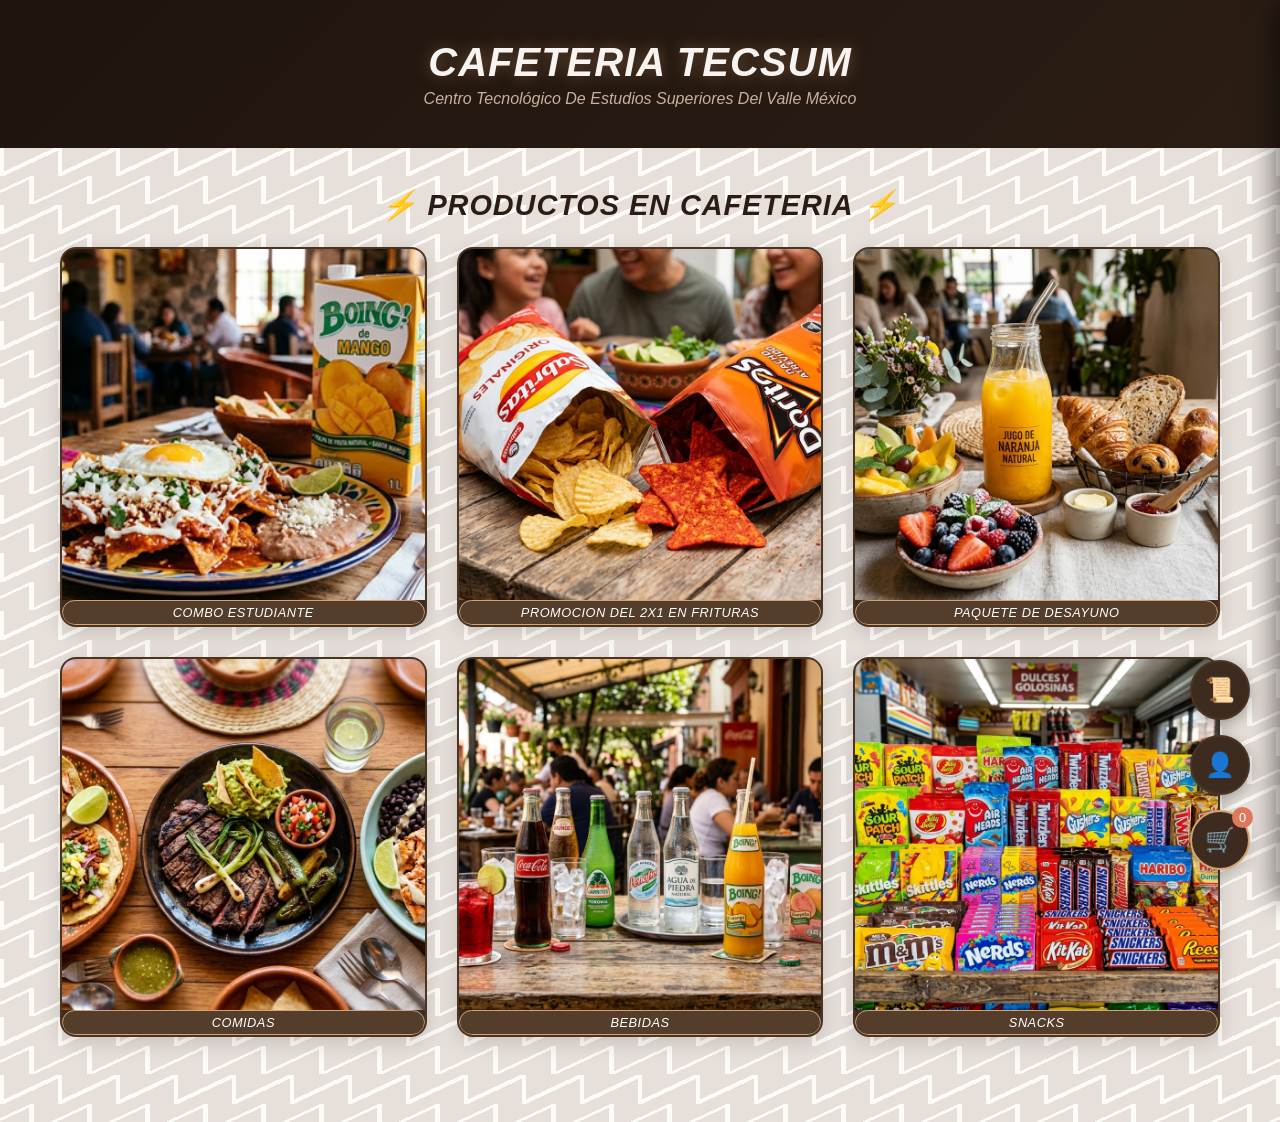
<file: index.html>
<!DOCTYPE html>
<html lang="es">
<head>
    <meta charset="UTF-8">
    <meta name="viewport" content="width=device-width, initial-scale=1.0">
    <title>Cafeteria TECSUM</title>
    
    <meta name="apple-mobile-web-app-capable" content="yes">
    <meta name="apple-mobile-web-app-status-bar-style" content="black-translucent">
    <meta name="apple-mobile-web-app-title" content="Cafeteria TECSUM">
    <meta name="theme-color" content="#0d1117">
    
    <link rel="stylesheet" href="style.css">
</head>
<body>

    <header>
        <h1>Cafeteria TECSUM</h1>
        <p class="subtitle">Centro Tecnológico De Estudios Superiores Del Valle México</p>
    </header>

    <section class="promo-container">
        <h2 class="promo-title">⚡ Productos En Cafeteria ⚡</h2>
        <div class="promo-slider">
            
            <div class="promo-card">
                <img src="ChilaquilesBoing.png" alt="Promoción Chilaquiles + Boing" class="promo-img">
                <button class="promo-badge" onclick="window.location.href='Combos.html';">Combo Estudiante</button>
            </div>
            
            <div class="promo-card">
                <img src="Gemini_Generated_Image_1exfb61exfb61exf.png" alt="Descuento en Frituras" class="promo-img">
                <button class="promo-badge" onclick="window.location.href='Promocion.html';">Promocion del 2x1 en Frituras</button>
            </div>

            <div class="promo-card">
                <img src="Gemini_Generated_Image_be75jrbe75jrbe75.png" alt="Paquete Desayuno" class="promo-img">
                <button class="promo-badge" onclick="window.location.href='Paquete.html';">Paquete De Desayuno</button>
            </div>

            <div class="promo-card">
                <img src="Gemini_Generated_Image_v8l5wcv8l5wcv8l5.png" alt="Paquete Desayuno" class="promo-img">
                <button class="promo-badge" onclick="window.location.href='Comida.html';">Comidas</button>
            </div>

            <div class="promo-card">
                <img src="Gemini_Generated_Image_3zpw223zpw223zpw.png" alt="Paquete Desayuno" class="promo-img">
                <button class="promo-badge" onclick="window.location.href='Bebidas.html';">Bebidas</button>
            </div>

            <div class="promo-card">
                <img src="Gemini_Generated_Image_ra2yw0ra2yw0ra2y.png" alt="Paquete Desayuno" class="promo-img">
                <button class="promo-badge" onclick="window.location.href='snacks.html';">Snacks</button>
            </div>
            
        </div>
    </section>

    <button id="policies-toggle" class="policies-toggle" onclick="togglePoliciesModal()">📜</button>

    <div class="login-toggle" id="login-toggle" onclick="toggleLoginModal()">
        👤
    </div>

    <div class="cart-toggle" onclick="toggleCart()">
        🛒 <span id="cart-count">0</span>
    </div>

    <div class="cart-sidebar" id="cart-sidebar">
        <div class="cart-header">
            <h2>Tu Pedido</h2>
            <button class="close-cart" onclick="toggleCart()">✕</button>
        </div>
        
        <div class="cart-items" id="cart-items-container">
        </div>

        <div class="cart-footer">
            <div class="cart-total">
                <span>Total:</span>
                <span id="cart-total-price">$0.00</span>
            </div>
            
            <div class="payment-tabs-container">
                <div class="payment-tabs">
                    <button class="tab-btn active" onclick="switchPaymentTab('paypal')">PayPal</button>
                    <button class="tab-btn" onclick="switchPaymentTab('nu')">Tarjeta</button>
                </div>

                <div id="tab-content-paypal" class="tab-content active">
                    <div class="payment-form">
                        <input type="email" id="paypal-email" placeholder="Correo electrónico de PayPal">
                        <input type="password" id="paypal-password" placeholder="Contraseña">
                        <button id="btn-pay-paypal" class="btn-submit-pay" disabled onclick="processPayPalPayment()">
                            Pagar con PayPal
                        </button>
                    </div>
                </div>

                <div id="tab-content-nu" class="tab-content">
                    <div class="payment-form">
                        <input type="text" id="nu-card-number" placeholder="Número de tarjeta (16 dígitos)" maxlength="16">
                        <input type="text" id="nu-card-name" placeholder="Nombre del titular">
                        
                        <div style="display: flex; gap: 10px; margin-bottom: 15px;">
                            <input type="text" id="nu-card-expiry" placeholder="MM/AA" maxlength="5" style="width: 50%; margin-bottom: 0;">
                            <input type="password" id="nu-card-nip" placeholder="NIP de 4 dígitos" maxlength="4" style="width: 50%; margin-bottom: 0;">
                        </div>
                        
                        <button id="btn-pay-nu" class="btn-submit-pay" disabled onclick="processNuPayment()">
                            PAGAR CON TARJETA
                        </button>
                    </div>
                </div>
            </div>
        </div>
    </div>

    <div class="modal-overlay" id="purchase-modal">
        <div class="modal-content">
            <div class="modal-icon">✓</div>
            <h2>¡Compra Realizada!</h2>
            <p>Tu pedido ha sido creado correctamente</p>
            <p class="modal-sub">Recoge tu pedido en caja con tu nombre.</p>
            <button class="btn-close-modal" onclick="closeModal('purchase-modal')">Entendido</button>
        </div>
    </div>

    <div class="modal-overlay" id="login-modal">
        <div class="modal-content login-content">
            <div class="modal-icon login-icon">👤</div>
            <h2>Credencial Escolar</h2>
            <p>Ingresa tu matrícula para iniciar sesión en la cafetería.</p>
            
            <div class="input-container">
                <input type="text" id="student-matricula" placeholder="Ej. 202610234" maxlength="15">
            </div>

            <div class="modal-actions">
                <button class="btn-close-modal btn-cancel" onclick="toggleLoginModal()">Cancelar</button>
                <button class="btn-close-modal" onclick="loginStudent()">Ingresar</button>
            </div>
        </div>
    </div>

    <div class="modal-overlay" id="policies-modal">
        <div class="modal-content" style="border-color: var(--accent-color); max-width: 450px;">
            <div class="modal-icon">📄</div>
            <h2>Reglamento y Seguridad</h2>
            <div style="text-align: left; margin: 15px 0; color: #b4c6ef; font-size: 0.95rem; line-height: 1.5;">
                <p>🔒 <strong>Seguridad:</strong> Tu matrícula está protegida y sólo se usa para identificar tu orden en la barra de entrega.</p><br>
                <p>📋 <strong>Reglas del Plantel:</strong> Toda orden debe retirarse presentando tu matricula para evitar aglomeraciones en la barra.</p><br>
                <p>💳 <strong>Métodos de Pago:</strong> Para agilizar el servicio, <strong>NO se acepta efectivo</strong>. Puedes pagar usando PayPal (vinculada con una tarjeta) o tu cuenta de Nu.</p>
            </div>
            <button class="btn-close-modal" onclick="closeModal('policies-modal')">Entendido</button>
        </div>
    </div>

    <script src="script.js"></script>
</body>
</html>
</file>
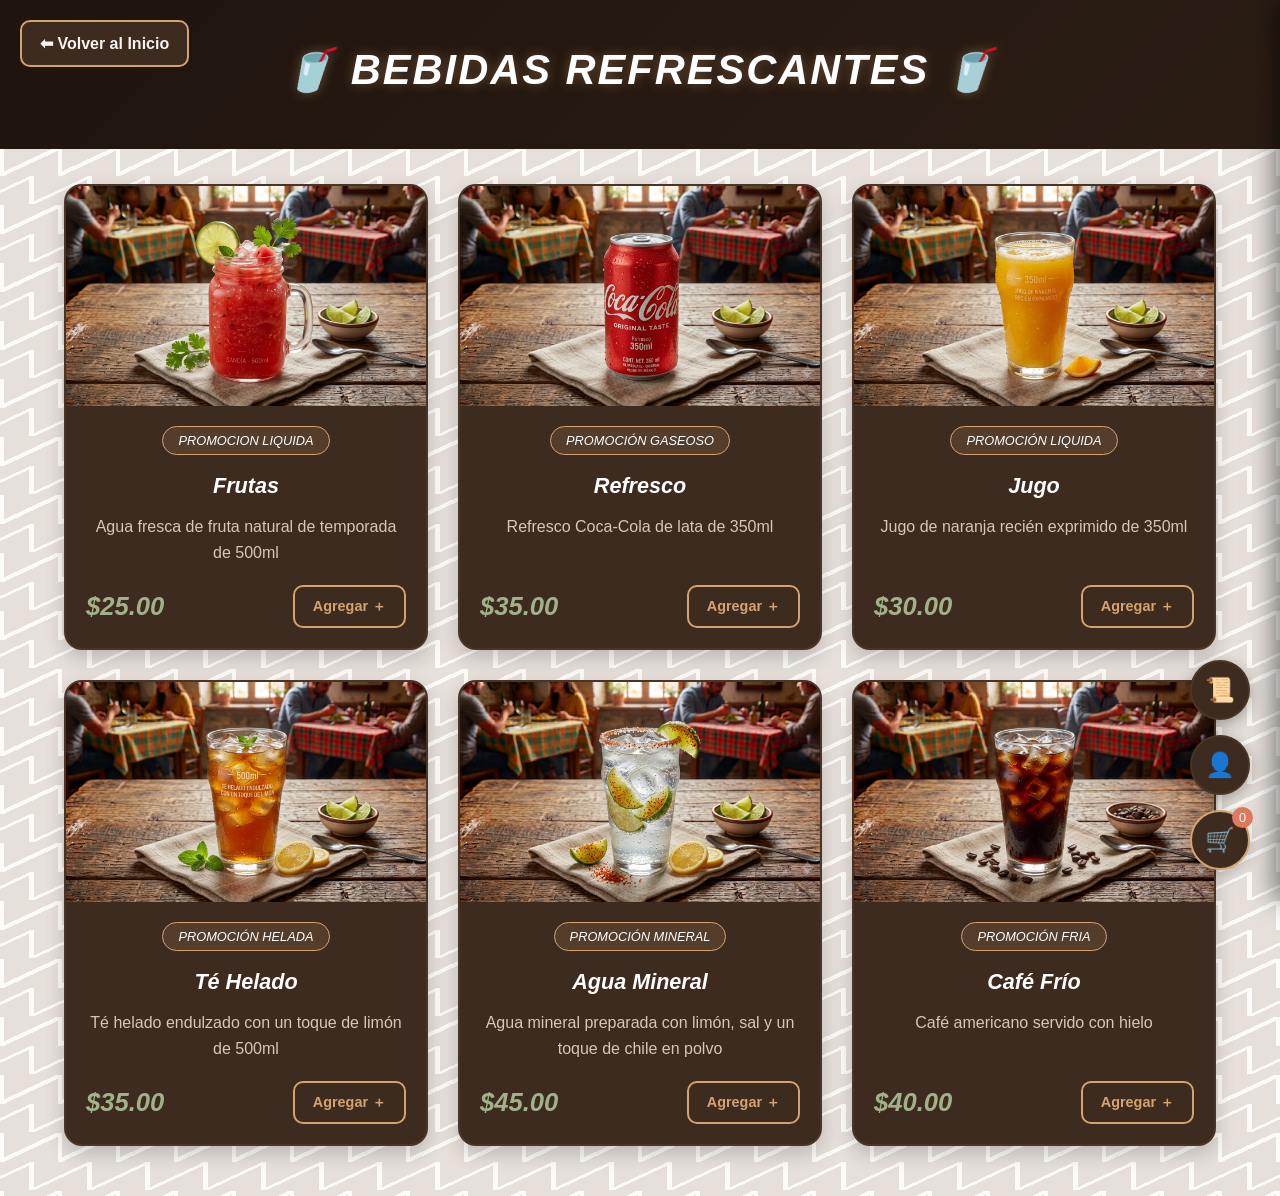
<file: Bebidas.html>
<!DOCTYPE html>
<html lang="es">
<head>
    <meta charset="UTF-8">
    <meta name="viewport" content="width=device-width, initial-scale=1.0">
    <title>Combos Estudiantiles - Cafetería TECSUM</title>
    <link rel="stylesheet" href="Promocion.css">
</head>
<body>

    <a href="index.html" class="btn-back">⬅ Volver al Inicio</a>

    <header>
        <h1>🥤 Bebidas Refrescantes 🥤</h1>
        <p class="subtitle"></p>
    </header>

    <main class="combos-container">

        <div class="combo-card">
            <img src="Gemini_Generated_Image_34g0hs34g0hs34g0.png" alt="Agua de Frutas" class="combo-img">
            <div class="combo-info">
                <span class="combo-tag">Promocion Liquida</span>
                <h3>Frutas</h3>
                <p class="combo-description">Agua fresca de fruta natural de temporada de 500ml</p>
                <div class="combo-footer">
                    <span class="price">$25.00</span>
                    <button class="btn-add" onclick="agregarComboCarrito(101, 'Agua de Frutas', 25.00)">Agregar ＋</button>
                </div>
            </div>
        </div>

        <div class="combo-card">
            <img src="Gemini_Generated_Image_3vx9sf3vx9sf3vx9.png" alt="Refresco" class="combo-img">
            <div class="combo-info">
                <span class="combo-tag">Promoción Gaseoso</span>
                <h3>Refresco</h3>
                <p class="combo-description">Refresco Coca-Cola de lata de 350ml</p>
                <div class="combo-footer">
                    <span class="price">$35.00</span>
                    <button class="btn-add" onclick="agregarComboCarrito(102, 'Refresco', 35.00)">Agregar ＋</button>
                </div>
            </div>
        </div>

        <div class="combo-card">
            <img src="Gemini_Generated_Image_fz95xffz95xffz95.png" alt="Jugo" class="combo-img">
            <div class="combo-info">
                <span class="combo-tag">Promoción Liquida</span>
                <h3>Jugo</h3>
                <p class="combo-description">Jugo de naranja recién exprimido de 350ml</p>
                <div class="combo-footer">
                    <span class="price">$30.00</span>
                    <button class="btn-add" onclick="agregarComboCarrito(103, 'Jugo', 30.00)">Agregar ＋</button>
                </div>
            </div>
        </div>

        <div class="combo-card">
            <img src="Gemini_Generated_Image_feqgyefeqgyefeqg.png" alt="Té Helado" class="combo-img">
            <div class="combo-info">
                <span class="combo-tag">Promoción Helada</span>
                <h3>Té Helado</h3>
                <p class="combo-description">Té helado endulzado con un toque de limón de 500ml</p>
                <div class="combo-footer">
                    <span class="price">$35.00</span>
                    <button class="btn-add" onclick="agregarComboCarrito(104, 'Té Helado', 35.00)">Agregar ＋</button>
                </div>
            </div>
        </div>

        <div class="combo-card">
            <img src="Gemini_Generated_Image_1ukh4p1ukh4p1ukh.png" alt="Agua Mineral" class="combo-img">
            <div class="combo-info">
                <span class="combo-tag">Promoción Mineral</span>
                <h3>Agua Mineral</h3>
                <p class="combo-description">Agua mineral preparada con limón, sal y un toque de chile en polvo</p>
                <div class="combo-footer">
                    <span class="price">$45.00</span>
                    <button class="btn-add" onclick="agregarComboCarrito(105, 'Agua Mineral', 45.00)">Agregar ＋</button>
                </div>
            </div>
        </div>

        <div class="combo-card">
            <img src="Gemini_Generated_Image_fcw69qfcw69qfcw6.png" alt="Café Frío" class="combo-img">
            <div class="combo-info">
                <span class="combo-tag">Promoción Fria</span>
                <h3>Café Frío</h3>
                <p class="combo-description">Café americano servido con hielo</p>
                <div class="combo-footer">
                    <span class="price">$40.00</span>
                    <button class="btn-add" onclick="agregarComboCarrito(106, 'Café Frío', 40.00)">Agregar ＋</button>
                </div>
            </div>
        </div>

    </main>

    <script src="script.js">
       function agregarComboCarrito(id, nombre, precio) {
    carrito.push({
        id: id,
        nombre: nombre,
        precio: Number(precio)
    });

    updateCartUI();
    showNotification(`${nombre} agregado al carrito 🛒`);
}
    </script>

    <button id="policies-toggle" class="policies-toggle" onclick="togglePoliciesModal()">📜</button>

    <div class="login-toggle" id="login-toggle" onclick="toggleLoginModal()">
        👤
    </div>

    <div class="cart-toggle" onclick="toggleCart()">
        🛒 <span id="cart-count">0</span>
    </div>

    <div class="cart-sidebar" id="cart-sidebar">
        <div class="cart-header">
            <h2>Tu Pedido</h2>
            <button class="close-cart" onclick="toggleCart()">✕</button>
        </div>
        
        <div class="cart-items" id="cart-items-container">
        </div>

        <div class="cart-footer">
            <div class="cart-total">
                <span>Total:</span>
                <span id="cart-total-price">$0.00</span>
            </div>
            
            <div class="payment-tabs-container">
                <div class="payment-tabs">
                    <button class="tab-btn active" onclick="switchPaymentTab('paypal')">PayPal</button>
                    <button class="tab-btn" onclick="switchPaymentTab('nu')">TARJETA</button>
                </div>

                <div id="tab-content-paypal" class="tab-content active">
                    <div class="payment-form">
                        <input type="email" id="paypal-email" placeholder="Correo electrónico de PayPal">
                        <input type="password" id="paypal-password" placeholder="Contraseña">
                        <button id="btn-pay-paypal" class="btn-submit-pay" disabled onclick="processPayPalPayment()">
                            Pagar con PayPal
                        </button>
                    </div>
                </div>

                <div id="tab-content-nu" class="tab-content">
                    <div class="payment-form">
                        <input type="text" id="nu-card-number" placeholder="Número de tarjeta (16 dígitos)" maxlength="16">
                        <input type="text" id="nu-card-name" placeholder="Nombre del titular">
                        
                        <div style="display: flex; gap: 10px; margin-bottom: 15px;">
                            <input type="text" id="nu-card-expiry" placeholder="MM/AA" maxlength="5" style="width: 50%; margin-bottom: 0;">
                            <input type="password" id="nu-card-nip" placeholder="NIP de 4 dígitos" maxlength="4" style="width: 50%; margin-bottom: 0;">
                        </div>
                        
                        <button id="btn-pay-nu" class="btn-submit-pay" disabled onclick="processNuPayment()">
                            PAGAR CON TARJETA 
                        </button>
                    </div>
                </div>
            </div>
        </div>
    </div>

    <div class="modal-overlay" id="purchase-modal">
        <div class="modal-content">
            <div class="modal-icon">✓</div>
            <h2>¡Compra Realizada!</h2>
            <p>Tu pedido ha sido creado correctamente</p>
            <p class="modal-sub">Recoge tu pedido en caja con tu nombre.</p>
            <button class="btn-close-modal" onclick="closeModal('purchase-modal')">Entendido</button>
        </div>
    </div>

    <div class="modal-overlay" id="login-modal">
        <div class="modal-content login-content">
            <div class="modal-icon login-icon">👤</div>
            <h2>Credencial Escolar</h2>
            <p>Ingresa tu matrícula para iniciar sesión en la cafetería.</p>
            
            <div class="input-container">
                <input type="text" id="student-matricula" placeholder="Ej. 202610234" maxlength="15">
            </div>

            <div class="modal-actions">
                <button class="btn-close-modal btn-cancel" onclick="toggleLoginModal()">Cancelar</button>
                <button class="btn-close-modal" onclick="loginStudent()">Ingresar</button>
            </div>
        </div>
    </div>

    <div class="modal-overlay" id="policies-modal">
        <div class="modal-content" style="border-color: var(--accent-color); max-width: 450px;">
            <div class="modal-icon">📄</div>
            <h2>Reglamento y Seguridad</h2>
            <div style="text-align: left; margin: 15px 0; color: #b4c6ef; font-size: 0.95rem; line-height: 1.5;">
                <p>🔒 <strong>Seguridad:</strong> Tu matrícula está protegida y sólo se usa para identificar tu orden en la barra de entrega.</p><br>
                <p>📋 <strong>Reglas del Plantel:</strong> Toda orden debe retirarse presentando tu matricula para evitar aglomeraciones en la barra.</p><br>
                <p>💳 <strong>Métodos de Pago:</strong> Para agilizar el servicio, <strong>NO se acepta efectivo</strong>. Puedes pagar usando PayPal (vinculada con una tarjeta) o tu cuenta de Nu.</p>
            </div>
            <button class="btn-close-modal" onclick="closeModal('policies-modal')">Entendido</button>
        </div>
    </div>

    <script src="script.js"></script>
</body>
</html>
</file>
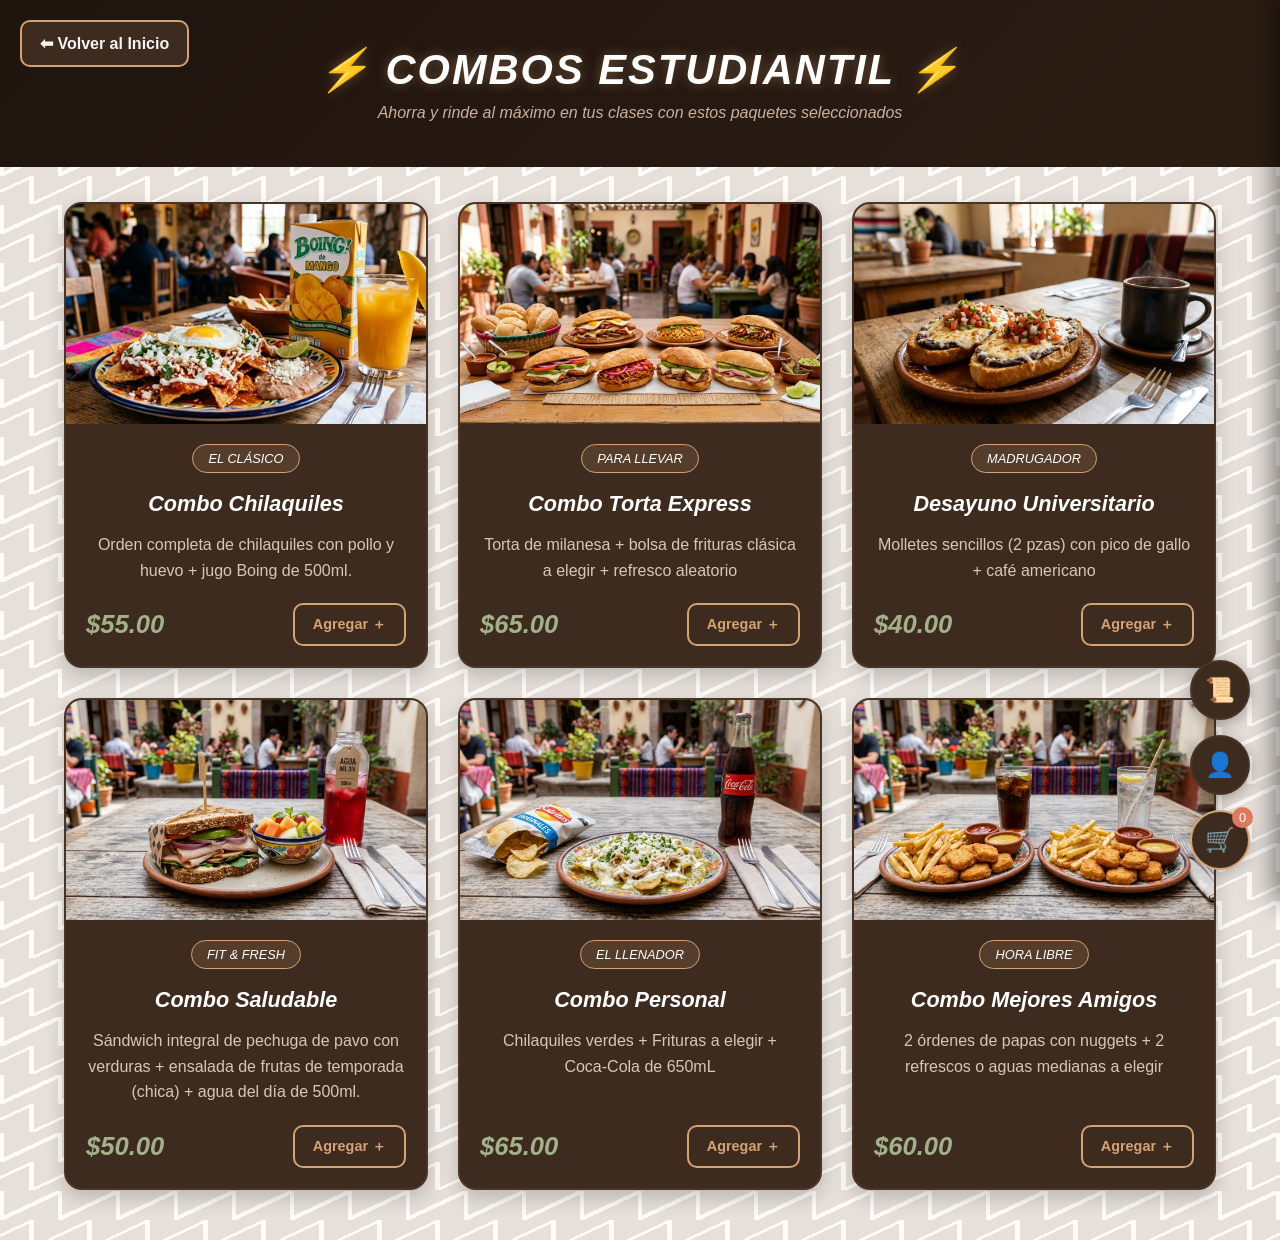
<file: Combos.html>
<!DOCTYPE html>
<html lang="es">
<head>
    <meta charset="UTF-8">
    <meta name="viewport" content="width=device-width, initial-scale=1.0">
    <title>Combos Estudiantiles - Cafetería TECSUM</title>
    <link rel="stylesheet" href="Combos.css">
</head>
<body>

    <a href="index.html" class="btn-back">⬅ Volver al Inicio</a>

    <header>
        <h1>⚡ Combos Estudiantil ⚡</h1>
        <p class="subtitle">Ahorra y rinde al máximo en tus clases con estos paquetes seleccionados</p>
    </header>

    <main class="combos-container">

        <div class="combo-card">
            <img src="ChilaquilesBoing.png" alt="Combo Chilaquiles" class="combo-img">
            <div class="combo-info">
                <span class="combo-tag">El Clásico</span>
                <h3>Combo Chilaquiles</h3>
                <p class="combo-description">Orden completa de chilaquiles con pollo y huevo + jugo Boing de 500ml.</p>
                <div class="combo-footer">
                    <span class="price">$55.00</span>
                    <button class="btn-add" onclick="agregarComboCarrito(101, 'Combo Chilaquiles', 55.00)">Agregar ＋</button>
                </div>
            </div>
        </div>

        <div class="combo-card">
            <img src="Gemini_Generated_Image_f7hmpyf7hmpyf7hm.png" alt="Combo Torta" class="combo-img">
            <div class="combo-info">
                <span class="combo-tag">Para Llevar</span>
                <h3>Combo Torta Express</h3>
                <p class="combo-description">Torta de milanesa + bolsa de frituras clásica a elegir + refresco aleatorio</p>
                <div class="combo-footer">
                    <span class="price">$65.00</span>
                    <button class="btn-add" onclick="agregarComboCarrito(102, 'Combo Torta Express', 48.00)">Agregar ＋</button>
                </div>
            </div>
        </div>

        <div class="combo-card">
            <img src="Gemini_Generated_Image_7ahi0t7ahi0t7ahi.png" alt="Combo Desayuno" class="combo-img">
            <div class="combo-info">
                <span class="combo-tag">Madrugador</span>
                <h3>Desayuno Universitario</h3>
                <p class="combo-description">Molletes sencillos (2 pzas) con pico de gallo + café americano</p>
                <div class="combo-footer">
                    <span class="price">$40.00</span>
                    <button class="btn-add" onclick="agregarComboCarrito(103, 'Desayuno Universitario', 40.00)">Agregar ＋</button>
                </div>
            </div>
        </div>

        <div class="combo-card">
            <img src="Gemini_Generated_Image_ou3sbvou3sbvou3s.png" alt="Combo Saludable" class="combo-img">
            <div class="combo-info">
                <span class="combo-tag">Fit & Fresh</span>
                <h3>Combo Saludable</h3>
                <p class="combo-description">Sándwich integral de pechuga de pavo con verduras + ensalada de frutas de temporada (chica) + agua del día de 500ml.</p>
                <div class="combo-footer">
                    <span class="price">$50.00</span>
                    <button class="btn-add" onclick="agregarComboCarrito(104, 'Combo Saludable', 50.00)">Agregar ＋</button>
                </div>
            </div>
        </div>

        <div class="combo-card">
            <img src="Gemini_Generated_Image_mvuwbhmvuwbhmvuw.png" alt="Combo Lunch" class="combo-img">
            <div class="combo-info">
                <span class="combo-tag">El Llenador</span>
                <h3>Combo Personal</h3>
                <p class="combo-description">Chilaquiles verdes + Frituras a elegir + Coca-Cola de 650mL</p>
                <div class="combo-footer">
                    <span class="price">$65.00</span>
                    <button class="btn-add" onclick="agregarComboCarrito(105, 'Paquete Almuerzo Completo', 65.00)">Agregar ＋</button>
                </div>
            </div>
        </div>

        <div class="combo-card">
            <img src="Gemini_Generated_Image_i6s3nri6s3nri6s3.png" alt="Combo Snacks" class="combo-img">
            <div class="combo-info">
                <span class="combo-tag">Hora Libre</span>
                <h3>Combo Mejores Amigos</h3>
                <p class="combo-description">2 órdenes de papas con nuggets + 2 refrescos o aguas medianas a elegir</p>
                <div class="combo-footer">
                    <span class="price">$60.00</span>
                    <button class="btn-add" onclick="agregarComboCarrito(106, 'Combo Snack Amigos', 60.00)">Agregar ＋</button>
                </div>
            </div>
        </div>

    </main>

    <script src="script.js">

        function agregarComboCarrito(id, nombre, precio) {
    carrito.push({
        id: id,
        nombre: nombre,
        precio: Number(precio)
    });

    updateCartUI();
    showNotification(`${nombre} agregado al carrito 🛒`);
}
    </script>
    <button id="policies-toggle" class="policies-toggle" onclick="togglePoliciesModal()">📜</button>

    <div class="login-toggle" id="login-toggle" onclick="toggleLoginModal()">
        👤
    </div>

    <div class="cart-toggle" onclick="toggleCart()">
        🛒 <span id="cart-count">0</span>
    </div>

    <div class="cart-sidebar" id="cart-sidebar">
        <div class="cart-header">
            <h2>Tu Pedido</h2>
            <button class="close-cart" onclick="toggleCart()">✕</button>
        </div>
        
        <div class="cart-items" id="cart-items-container">
        </div>

        <div class="cart-footer">
            <div class="cart-total">
                <span>Total:</span>
                <span id="cart-total-price">$0.00</span>
            </div>
            
            <div class="payment-tabs-container">
                <div class="payment-tabs">
                    <button class="tab-btn active" onclick="switchPaymentTab('paypal')">PayPal</button>
                    <button class="tab-btn" onclick="switchPaymentTab('nu')">TARJETA</button>
                </div>

                <div id="tab-content-paypal" class="tab-content active">
                    <div class="payment-form">
                        <input type="email" id="paypal-email" placeholder="Correo electrónico de PayPal">
                        <input type="password" id="paypal-password" placeholder="Contraseña">
                        <button id="btn-pay-paypal" class="btn-submit-pay" disabled onclick="processPayPalPayment()">
                            Pagar con PayPal
                        </button>
                    </div>
                </div>

                <div id="tab-content-nu" class="tab-content">
                    <div class="payment-form">
                        <input type="text" id="nu-card-number" placeholder="Número de tarjeta (16 dígitos)" maxlength="16">
                        <input type="text" id="nu-card-name" placeholder="Nombre del titular">
                        
                        <div style="display: flex; gap: 10px; margin-bottom: 15px;">
                            <input type="text" id="nu-card-expiry" placeholder="MM/AA" maxlength="5" style="width: 50%; margin-bottom: 0;">
                            <input type="password" id="nu-card-nip" placeholder="NIP de 4 dígitos" maxlength="4" style="width: 50%; margin-bottom: 0;">
                        </div>
                        
                        <button id="btn-pay-nu" class="btn-submit-pay" disabled onclick="processNuPayment()">
                            PAGAR CON TARJETA
                        </button>
                    </div>
                </div>
            </div>
        </div>
    </div>

    <div class="modal-overlay" id="purchase-modal">
        <div class="modal-content">
            <div class="modal-icon">✓</div>
            <h2>¡Compra Realizada!</h2>
            <p>Tu pedido ha sido creado correctamente</p>
            <p class="modal-sub">Recoge tu pedido en caja con tu nombre.</p>
            <button class="btn-close-modal" onclick="closeModal('purchase-modal')">Entendido</button>
        </div>
    </div>

    <div class="modal-overlay" id="login-modal">
        <div class="modal-content login-content">
            <div class="modal-icon login-icon">👤</div>
            <h2>Credencial Escolar</h2>
            <p>Ingresa tu matrícula para iniciar sesión en la cafetería.</p>
            
            <div class="input-container">
                <input type="text" id="student-matricula" placeholder="Ej. 202610234" maxlength="15">
            </div>

            <div class="modal-actions">
                <button class="btn-close-modal btn-cancel" onclick="toggleLoginModal()">Cancelar</button>
                <button class="btn-close-modal" onclick="loginStudent()">Ingresar</button>
            </div>
        </div>
    </div>

    <div class="modal-overlay" id="policies-modal">
        <div class="modal-content" style="border-color: var(--accent-color); max-width: 450px;">
            <div class="modal-icon">📄</div>
            <h2>Reglamento y Seguridad</h2>
            <div style="text-align: left; margin: 15px 0; color: #b4c6ef; font-size: 0.95rem; line-height: 1.5;">
                <p>🔒 <strong>Seguridad:</strong> Tu matrícula está protegida y sólo se usa para identificar tu orden en la barra de entrega.</p><br>
                <p>📋 <strong>Reglas del Plantel:</strong> Toda orden debe retirarse presentando tu matricula para evitar aglomeraciones en la barra.</p><br>
                <p>💳 <strong>Métodos de Pago:</strong> Para agilizar el servicio, <strong>NO se acepta efectivo</strong>. Puedes pagar usando PayPal (vinculada con una tarjeta) o tu cuenta de Nu.</p>
            </div>
            <button class="btn-close-modal" onclick="closeModal('policies-modal')">Entendido</button>
        </div>
    </div>

    <script src="script.js"></script>
</body>
</html>
</file>
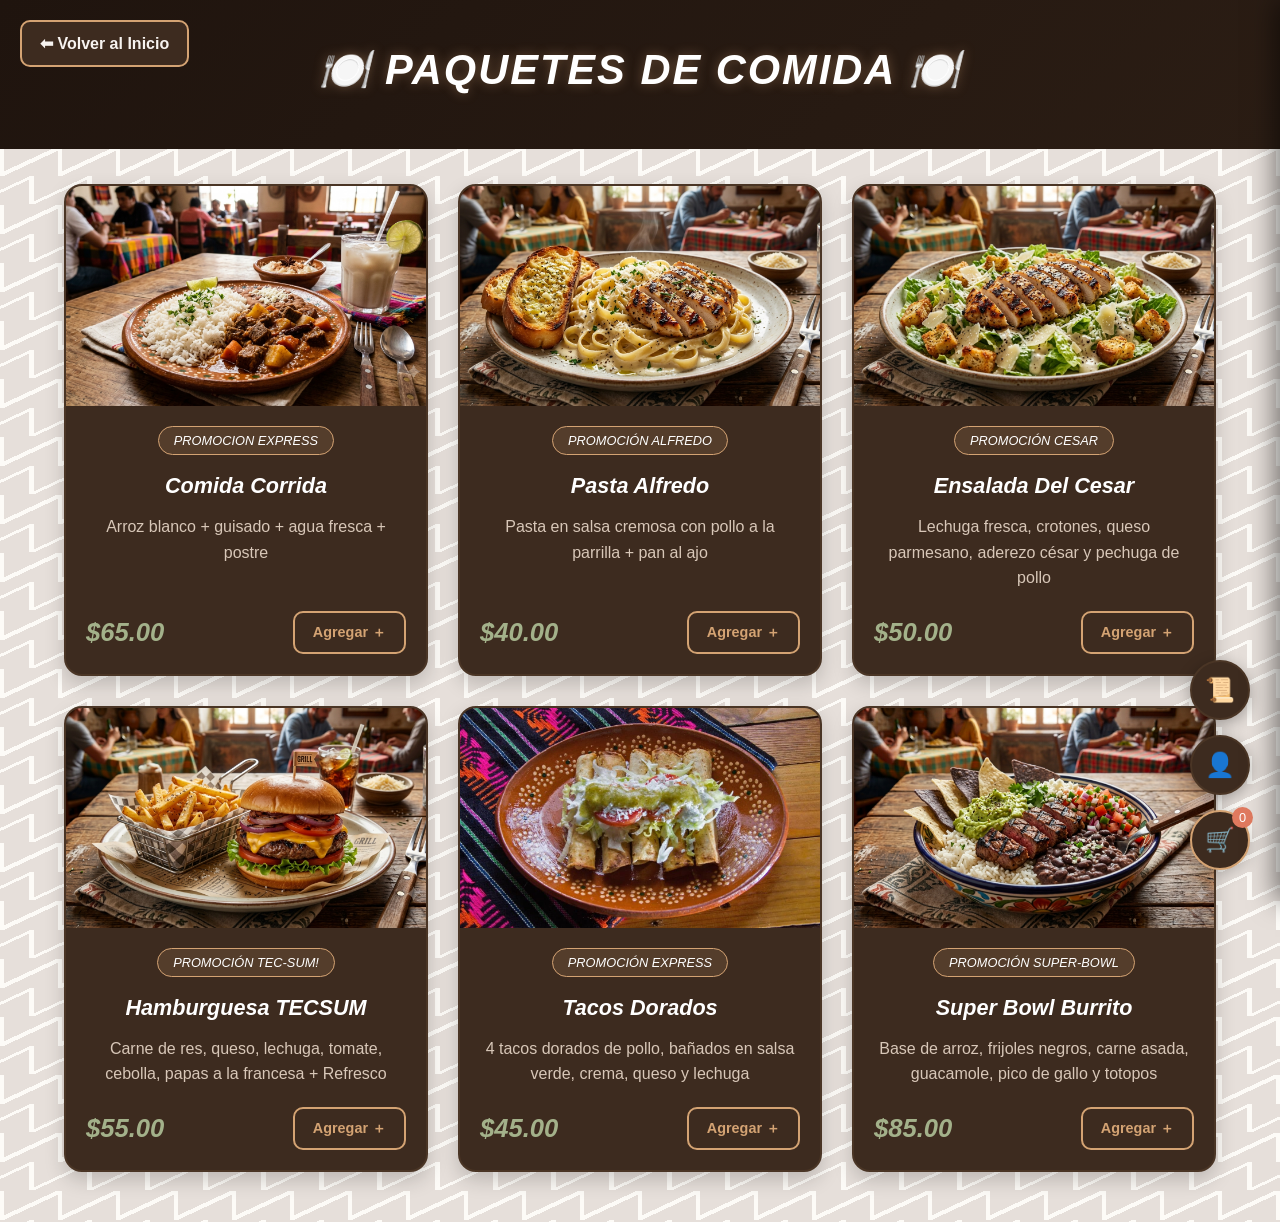
<file: Comida.html>
<!DOCTYPE html>
<html lang="es">
<head>
    <meta charset="UTF-8">
    <meta name="viewport" content="width=device-width, initial-scale=1.0">
    <title>Combos Estudiantiles - Cafetería TECSUM</title>
    <link rel="stylesheet" href="Promocion.css">
</head>
<body>

    <a href="index.html" class="btn-back">⬅ Volver al Inicio</a>

    <header>
        <h1>🍽️ Paquetes de Comida 🍽️</h1>
        <p class="subtitle"></p>
    </header>

    <main class="combos-container">

        <div class="combo-card">
            <img src="Gemini_Generated_Image_9uc55c9uc55c9uc5.png" alt="Comida Corrida" class="combo-img">
            <div class="combo-info">
                <span class="combo-tag">Promocion Express</span>
                <h3>Comida Corrida</h3>
                <p class="combo-description">Arroz blanco + guisado + agua fresca + postre</p>
                <div class="combo-footer">
                    <span class="price">$65.00</span>
                    <button class="btn-add" onclick="agregarComboCarrito(101, 'Comida Corrida', 65.00)">Agregar ＋</button>
                </div>
            </div>
        </div>

        <div class="combo-card">
            <img src="Gemini_Generated_Image_2se7j52se7j52se7.png" alt="Pasta Alfredo" class="combo-img">
            <div class="combo-info">
                <span class="combo-tag">Promoción Alfredo</span>
                <h3>Pasta Alfredo</h3>
                <p class="combo-description">Pasta en salsa cremosa con pollo a la parrilla + pan al ajo</p>
                <div class="combo-footer">
                    <span class="price">$40.00</span>
                    <button class="btn-add" onclick="agregarComboCarrito(102, 'Pasta Alfredo', 40.00)">Agregar ＋</button>
                </div>
            </div>
        </div>

        <div class="combo-card">
            <img src="Gemini_Generated_Image_4x2sx04x2sx04x2s.png" alt="Ensalada Del Cesar" class="combo-img">
            <div class="combo-info">
                <span class="combo-tag">Promoción Cesar</span>
                <h3>Ensalada Del Cesar</h3>
                <p class="combo-description">Lechuga fresca, crotones, queso parmesano, aderezo césar y pechuga de pollo</p>
                <div class="combo-footer">
                    <span class="price">$50.00</span>
                    <button class="btn-add" onclick="agregarComboCarrito(103, 'Ensalada Del Cesar', 50.00)">Agregar ＋</button>
                </div>
            </div>
        </div>

        <div class="combo-card">
            <img src="Gemini_Generated_Image_i503opi503opi503.png" alt="Hamburguesa TECSUM" class="combo-img">
            <div class="combo-info">
                <span class="combo-tag">Promoción TEC-SUM!</span>
                <h3>Hamburguesa TECSUM</h3>
                <p class="combo-description">Carne de res, queso, lechuga, tomate, cebolla, papas a la francesa + Refresco</p>
                <div class="combo-footer">
                    <span class="price">$55.00</span>
                    <button class="btn-add" onclick="agregarComboCarrito(104, 'Hamburguesa TECSUM', 55.00)">Agregar ＋</button>
                </div>
            </div>
        </div>

        <div class="combo-card">
            <img src="iStock-984246484-1-Tacos-dorados-2-e1649942350901.png" alt="Tacos Dorados" class="combo-img">
            <div class="combo-info">
                <span class="combo-tag">Promoción Express</span>
                <h3>Tacos Dorados</h3>
                <p class="combo-description">4 tacos dorados de pollo, bañados en salsa verde, crema, queso y lechuga</p>
                <div class="combo-footer">
                    <span class="price">$45.00</span>
                    <button class="btn-add" onclick="agregarComboCarrito(105, 'Tacos Dorados', 45.00)">Agregar ＋</button>
                </div>
            </div>
        </div>

        <div class="combo-card">
            <img src="Gemini_Generated_Image_qp87k4qp87k4qp87.png" alt="Super Bowl Burrito" class="combo-img">
            <div class="combo-info">
                <span class="combo-tag">Promoción Super-Bowl</span>
                <h3>Super Bowl Burrito</h3>
                <p class="combo-description">Base de arroz, frijoles negros, carne asada, guacamole, pico de gallo y totopos</p>
                <div class="combo-footer">
                    <span class="price">$85.00</span>
                    <button class="btn-add" onclick="agregarComboCarrito(106, 'Super Bowl Burrito', 85.00)">Agregar ＋</button>
                </div>
            </div>
        </div>

    </main>

    <script src="script.js">
       function agregarComboCarrito(id, nombre, precio) {
    carrito.push({
        id: id,
        nombre: nombre,
        precio: Number(precio)
    });

    updateCartUI();
    showNotification(`${nombre} agregado al carrito 🛒`);
}
    </script>
    <button id="policies-toggle" class="policies-toggle" onclick="togglePoliciesModal()">📜</button>

    <div class="login-toggle" id="login-toggle" onclick="toggleLoginModal()">
        👤
    </div>

    <div class="cart-toggle" onclick="toggleCart()">
        🛒 <span id="cart-count">0</span>
    </div>

    <div class="cart-sidebar" id="cart-sidebar">
        <div class="cart-header">
            <h2>Tu Pedido</h2>
            <button class="close-cart" onclick="toggleCart()">✕</button>
        </div>
        
        <div class="cart-items" id="cart-items-container">
        </div>

        <div class="cart-footer">
            <div class="cart-total">
                <span>Total:</span>
                <span id="cart-total-price">$0.00</span>
            </div>
            
            <div class="payment-tabs-container">
                <div class="payment-tabs">
                    <button class="tab-btn active" onclick="switchPaymentTab('paypal')">PayPal</button>
                    <button class="tab-btn" onclick="switchPaymentTab('nu')">TARJETA</button>
                </div>

                <div id="tab-content-paypal" class="tab-content active">
                    <div class="payment-form">
                        <input type="email" id="paypal-email" placeholder="Correo electrónico de PayPal">
                        <input type="password" id="paypal-password" placeholder="Contraseña">
                        <button id="btn-pay-paypal" class="btn-submit-pay" disabled onclick="processPayPalPayment()">
                            Pagar con PayPal
                        </button>
                    </div>
                </div>

                <div id="tab-content-nu" class="tab-content">
                    <div class="payment-form">
                        <input type="text" id="nu-card-number" placeholder="Número de tarjeta (16 dígitos)" maxlength="16">
                        <input type="text" id="nu-card-name" placeholder="Nombre del titular">
                        
                        <div style="display: flex; gap: 10px; margin-bottom: 15px;">
                            <input type="text" id="nu-card-expiry" placeholder="MM/AA" maxlength="5" style="width: 50%; margin-bottom: 0;">
                            <input type="password" id="nu-card-nip" placeholder="NIP de 4 dígitos" maxlength="4" style="width: 50%; margin-bottom: 0;">
                        </div>
                        
                        <button id="btn-pay-nu" class="btn-submit-pay" disabled onclick="processNuPayment()">
                            PAGAR CON TARJETA
                        </button>
                    </div>
                </div>
            </div>
        </div>
    </div>

    <div class="modal-overlay" id="purchase-modal">
        <div class="modal-content">
            <div class="modal-icon">✓</div>
            <h2>¡Compra Realizada!</h2>
            <p>Tu pedido ha sido creado correctamente</p>
            <p class="modal-sub">Recoge tu pedido en caja con tu nombre.</p>
            <button class="btn-close-modal" onclick="closeModal('purchase-modal')">Entendido</button>
        </div>
    </div>

    <div class="modal-overlay" id="login-modal">
        <div class="modal-content login-content">
            <div class="modal-icon login-icon">👤</div>
            <h2>Credencial Escolar</h2>
            <p>Ingresa tu matrícula para iniciar sesión en la cafetería.</p>
            
            <div class="input-container">
                <input type="text" id="student-matricula" placeholder="Ej. 202610234" maxlength="15">
            </div>

            <div class="modal-actions">
                <button class="btn-close-modal btn-cancel" onclick="toggleLoginModal()">Cancelar</button>
                <button class="btn-close-modal" onclick="loginStudent()">Ingresar</button>
            </div>
        </div>
    </div>

    <div class="modal-overlay" id="policies-modal">
        <div class="modal-content" style="border-color: var(--accent-color); max-width: 450px;">
            <div class="modal-icon">📄</div>
            <h2>Reglamento y Seguridad</h2>
            <div style="text-align: left; margin: 15px 0; color: #b4c6ef; font-size: 0.95rem; line-height: 1.5;">
                <p>🔒 <strong>Seguridad:</strong> Tu matrícula está protegida y sólo se usa para identificar tu orden en la barra de entrega.</p><br>
                <p>📋 <strong>Reglas del Plantel:</strong> Toda orden debe retirarse presentando tu matricula para evitar aglomeraciones en la barra.</p><br>
                <p>💳 <strong>Métodos de Pago:</strong> Para agilizar el servicio, <strong>NO se acepta efectivo</strong>. Puedes pagar usando PayPal (vinculada con una tarjeta) o tu cuenta de Nu.</p>
            </div>
            <button class="btn-close-modal" onclick="closeModal('policies-modal')">Entendido</button>
        </div>
    </div>

    <script src="script.js"></script>
</body>
</html>
</file>
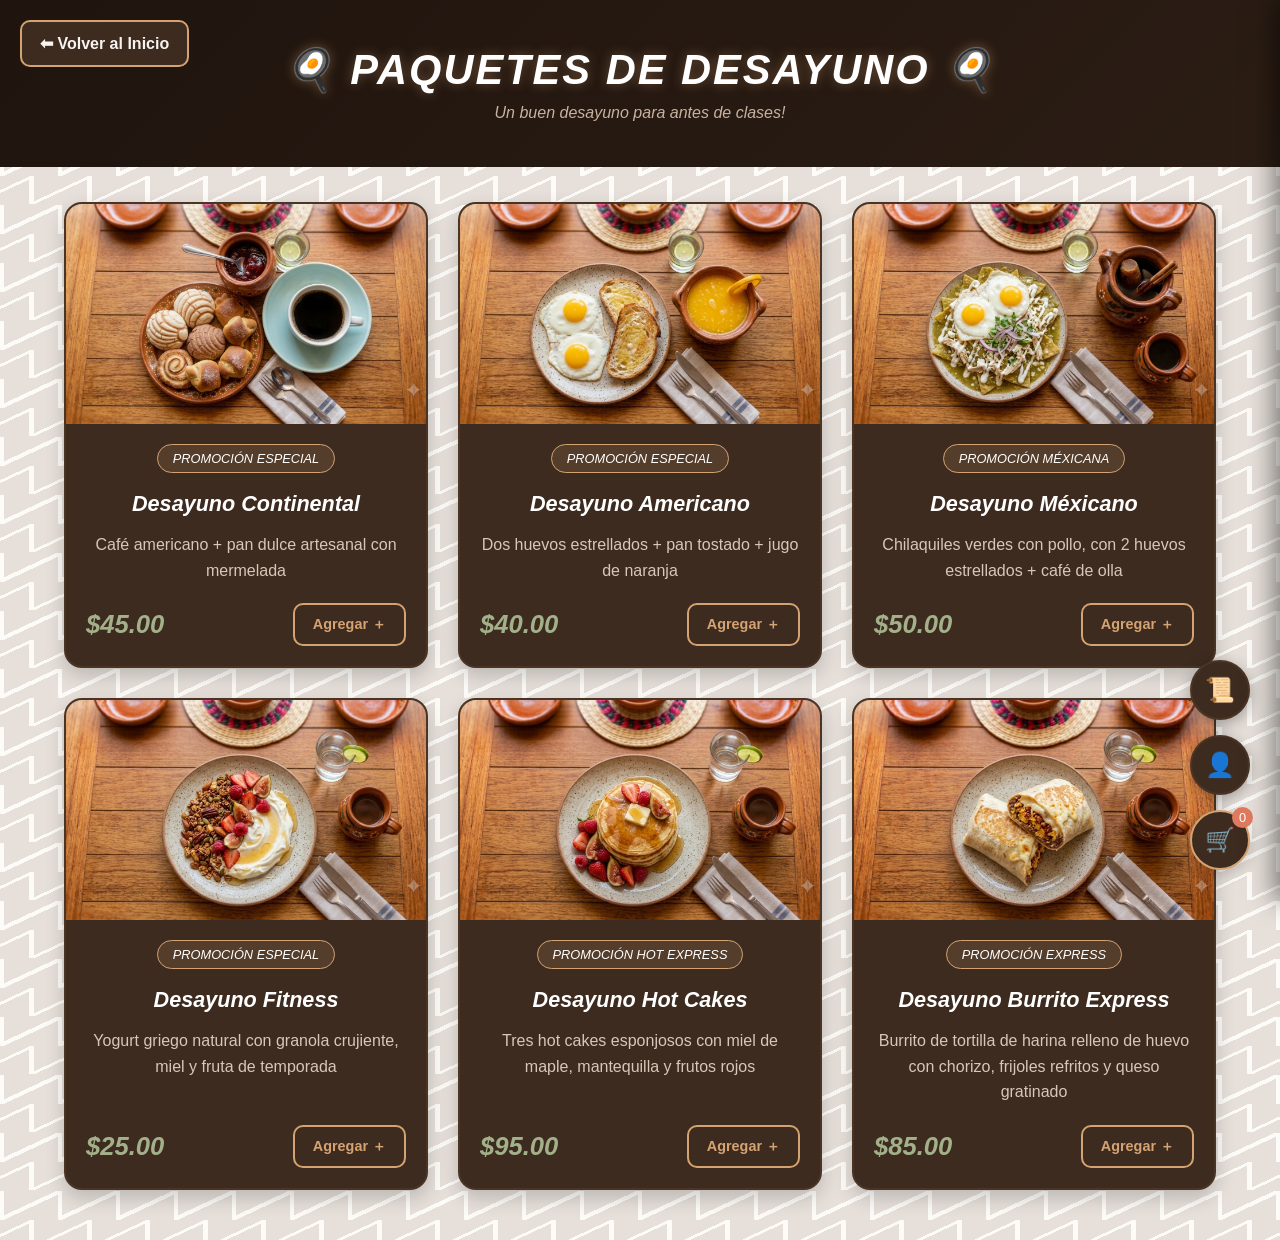
<file: Paquete.html>
<!DOCTYPE html>
<html lang="es">
<head>
    <meta charset="UTF-8">
    <meta name="viewport" content="width=device-width, initial-scale=1.0">
    <title>Combos Estudiantiles - Cafetería TECSUM</title>
    <link rel="stylesheet" href="Promocion.css">
</head>
<body>

    <a href="index.html" class="btn-back">⬅ Volver al Inicio</a>

    <header>
        <h1>🍳 Paquetes de Desayuno 🍳</h1>
        <p class="subtitle">Un buen desayuno para antes de clases!</p>
    </header>

    <main class="combos-container">

        <div class="combo-card">
            <img src="Gemini_Generated_Image_l3glg0l3glg0l3gl.png" alt="Desayuno Continental" class="combo-img">
            <div class="combo-info">
                <span class="combo-tag">Promoción Especial</span>
                <h3>Desayuno Continental</h3>
                <p class="combo-description">Café americano + pan dulce artesanal con mermelada</p>
                <div class="combo-footer">
                    <span class="price">$45.00</span>
                    <button class="btn-add" onclick="agregarComboCarrito(101, 'Desayuno Continental', 45.00)">Agregar ＋</button>
                </div>
            </div>
        </div>

        <div class="combo-card">
            <img src="Gemini_Generated_Image_x3p6sdx3p6sdx3p6.png" alt="Desayuno Americano" class="combo-img">
            <div class="combo-info">
                <span class="combo-tag">Promoción Especial</span>
                <h3>Desayuno Americano</h3>
                <p class="combo-description">Dos huevos estrellados + pan tostado + jugo de naranja</p>
                <div class="combo-footer">
                    <span class="price">$40.00</span>
                    <button class="btn-add" onclick="agregarComboCarrito(102, 'Desayuno Americano', 40.00)">Agregar ＋</button>
                </div>
            </div>
        </div>

        <div class="combo-card">
            <img src="Gemini_Generated_Image_lf3pollf3pollf3p.png" alt="Desayuno Méxicano" class="combo-img">
            <div class="combo-info">
                <span class="combo-tag">Promoción Méxicana</span>
                <h3>Desayuno Méxicano</h3>
                <p class="combo-description">Chilaquiles verdes con pollo, con 2 huevos estrellados + café de olla</p>
                <div class="combo-footer">
                    <span class="price">$50.00</span>
                    <button class="btn-add" onclick="agregarComboCarrito(103, 'Desayuno Méxicano', 50.00)">Agregar ＋</button>
                </div>
            </div>
        </div>

        <div class="combo-card">
            <img src="Gemini_Generated_Image_1xmua51xmua51xmu.png" alt="Desayuno Fitness" class="combo-img">
            <div class="combo-info">
                <span class="combo-tag">Promoción Especial</span>
                <h3>Desayuno Fitness</h3>
                <p class="combo-description">Yogurt griego natural con granola crujiente, miel y fruta de temporada</p>
                <div class="combo-footer">
                    <span class="price">$25.00</span>
                    <button class="btn-add" onclick="agregarComboCarrito(104, 'Desayuno Fitness', 25.00)">Agregar ＋</button>
                </div>
            </div>
        </div>

        <div class="combo-card">
            <img src="Gemini_Generated_Image_web852web852web8.png" alt="Desayuno Hot Cakes" class="combo-img">
            <div class="combo-info">
                <span class="combo-tag">Promoción Hot Express</span>
                <h3>Desayuno Hot Cakes</h3>
                <p class="combo-description">Tres hot cakes esponjosos con miel de maple, mantequilla y frutos rojos</p>
                <div class="combo-footer">
                    <span class="price">$95.00</span>
                    <button class="btn-add" onclick="agregarComboCarrito(105, 'Desayuno Hot Cakes', 95.00)">Agregar ＋</button>
                </div>
            </div>
        </div>

        <div class="combo-card">
            <img src="Gemini_Generated_Image_osw8dkosw8dkosw8.png" alt="Desayuno Burrito Express" class="combo-img">
            <div class="combo-info">
                <span class="combo-tag">Promoción Express</span>
                <h3>Desayuno Burrito Express</h3>
                <p class="combo-description">Burrito de tortilla de harina relleno de huevo con chorizo, frijoles refritos y queso gratinado</p>
                <div class="combo-footer">
                    <span class="price">$85.00</span>
                    <button class="btn-add" onclick="agregarComboCarrito(106, 'Desayuno Burrito Express', 85.00)">Agregar ＋</button>
                </div>
            </div>
        </div>

    </main>

    <script src="script.js">
function agregarComboCarrito(id, nombre, precio) {
    carrito.push({
        id: id,
        nombre: nombre,
        precio: Number(precio)
    });

    updateCartUI();
    showNotification(`${nombre} agregado al carrito 🛒`);
}
    </script>

    <button id="policies-toggle" class="policies-toggle" onclick="togglePoliciesModal()">📜</button>

    <div class="login-toggle" id="login-toggle" onclick="toggleLoginModal()">
        👤
    </div>

    <div class="cart-toggle" onclick="toggleCart()">
        🛒 <span id="cart-count">0</span>
    </div>

    <div class="cart-sidebar" id="cart-sidebar">
        <div class="cart-header">
            <h2>Tu Pedido</h2>
            <button class="close-cart" onclick="toggleCart()">✕</button>
        </div>
        
        <div class="cart-items" id="cart-items-container">
        </div>

        <div class="cart-footer">
            <div class="cart-total">
                <span>Total:</span>
                <span id="cart-total-price">$0.00</span>
            </div>
            
            <div class="payment-tabs-container">
                <div class="payment-tabs">
                    <button class="tab-btn active" onclick="switchPaymentTab('paypal')">PayPal</button>
                    <button class="tab-btn" onclick="switchPaymentTab('nu')">TARJETA</button>
                </div>

                <div id="tab-content-paypal" class="tab-content active">
                    <div class="payment-form">
                        <input type="email" id="paypal-email" placeholder="Correo electrónico de PayPal">
                        <input type="password" id="paypal-password" placeholder="Contraseña">
                        <button id="btn-pay-paypal" class="btn-submit-pay" disabled onclick="processPayPalPayment()">
                            Pagar con PayPal
                        </button>
                    </div>
                </div>

                <div id="tab-content-nu" class="tab-content">
                    <div class="payment-form">
                        <input type="text" id="nu-card-number" placeholder="Número de tarjeta (16 dígitos)" maxlength="16">
                        <input type="text" id="nu-card-name" placeholder="Nombre del titular">
                        
                        <div style="display: flex; gap: 10px; margin-bottom: 15px;">
                            <input type="text" id="nu-card-expiry" placeholder="MM/AA" maxlength="5" style="width: 50%; margin-bottom: 0;">
                            <input type="password" id="nu-card-nip" placeholder="NIP de 4 dígitos" maxlength="4" style="width: 50%; margin-bottom: 0;">
                        </div>
                        
                        <button id="btn-pay-nu" class="btn-submit-pay" disabled onclick="processNuPayment()">
                            PAGAR CON TARJETA
                        </button>
                    </div>
                </div>
            </div>
        </div>
    </div>

    <div class="modal-overlay" id="purchase-modal">
        <div class="modal-content">
            <div class="modal-icon">✓</div>
            <h2>¡Compra Realizada!</h2>
            <p>Tu pedido ha sido creado correctamente</p>
            <p class="modal-sub">Recoge tu pedido en caja con tu nombre.</p>
            <button class="btn-close-modal" onclick="closeModal('purchase-modal')">Entendido</button>
        </div>
    </div>

    <div class="modal-overlay" id="login-modal">
        <div class="modal-content login-content">
            <div class="modal-icon login-icon">👤</div>
            <h2>Credencial Escolar</h2>
            <p>Ingresa tu matrícula para iniciar sesión en la cafetería.</p>
            
            <div class="input-container">
                <input type="text" id="student-matricula" placeholder="Ej. 202610234" maxlength="15">
            </div>

            <div class="modal-actions">
                <button class="btn-close-modal btn-cancel" onclick="toggleLoginModal()">Cancelar</button>
                <button class="btn-close-modal" onclick="loginStudent()">Ingresar</button>
            </div>
        </div>
    </div>

    <div class="modal-overlay" id="policies-modal">
        <div class="modal-content" style="border-color: var(--accent-color); max-width: 450px;">
            <div class="modal-icon">📄</div>
            <h2>Reglamento y Seguridad</h2>
            <div style="text-align: left; margin: 15px 0; color: #b4c6ef; font-size: 0.95rem; line-height: 1.5;">
                <p>🔒 <strong>Seguridad:</strong> Tu matrícula está protegida y sólo se usa para identificar tu orden en la barra de entrega.</p><br>
                <p>📋 <strong>Reglas del Plantel:</strong> Toda orden debe retirarse presentando tu matricula para evitar aglomeraciones en la barra.</p><br>
                <p>💳 <strong>Métodos de Pago:</strong> Para agilizar el servicio, <strong>NO se acepta efectivo</strong>. Puedes pagar usando PayPal (vinculada con una tarjeta) o tu cuenta de Nu.</p>
            </div>
            <button class="btn-close-modal" onclick="closeModal('policies-modal')">Entendido</button>
        </div>
    </div>

    <script src="script.js"></script>
</body>
</html>
</file>
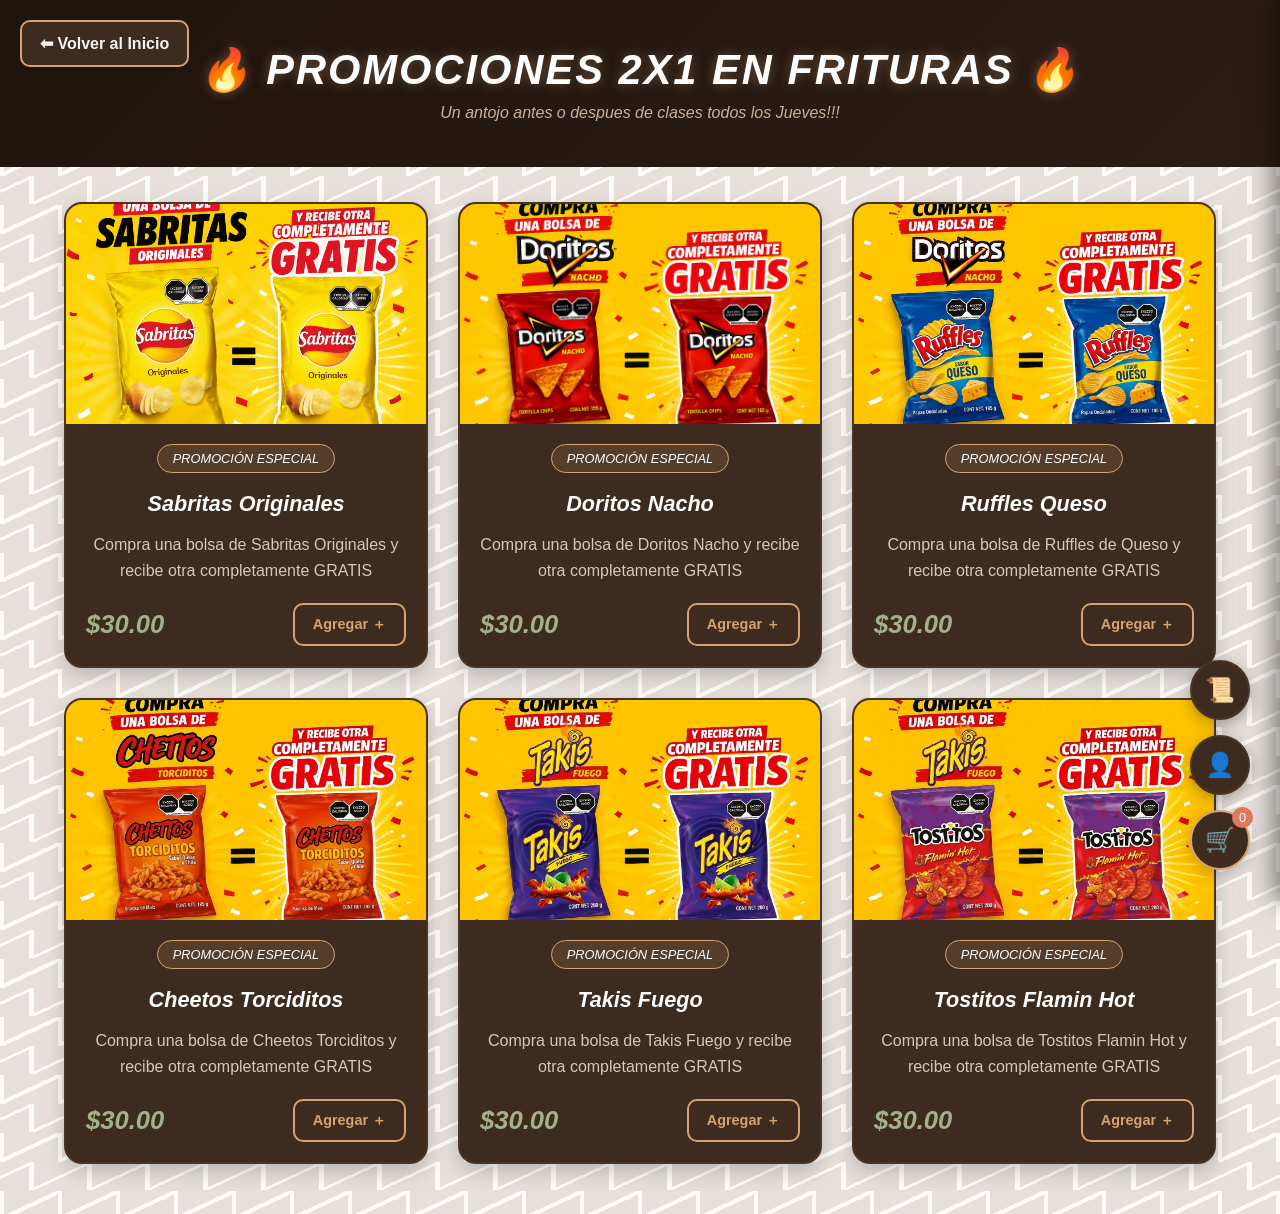
<file: Promocion.html>
<!DOCTYPE html>
<html lang="es">
<head>
    <meta charset="UTF-8">
    <meta name="viewport" content="width=device-width, initial-scale=1.0">
    <title>Combos Estudiantiles - Cafetería TECSUM</title>
    <link rel="stylesheet" href="Promocion.css">
</head>
<body>

    <a href="index.html" class="btn-back">⬅ Volver al Inicio</a>

    <header>
        <h1>🔥 Promociones 2x1 en Frituras 🔥</h1>
        <p class="subtitle">Un antojo antes o despues de clases todos los Jueves!!!</p>
    </header>

    <main class="combos-container">

        <div class="combo-card">
            <img src="ChatGPT Image 25 jun 2026, 05_03_22 p.m..png" alt="Sabritas Originales" class="combo-img">
            <div class="combo-info">
                <span class="combo-tag">Promoción Especial</span>
                <h3>Sabritas Originales</h3>
                <p class="combo-description">Compra una bolsa de Sabritas Originales y recibe otra completamente GRATIS</p>
                <div class="combo-footer">
                    <span class="price">$30.00</span>
                    <button class="btn-add" onclick="agregarComboCarrito(101, 'Sabritas Originales', 30.00)">Agregar ＋</button>
                </div>
            </div>
        </div>

        <div class="combo-card">
            <img src="25 jun 2026, 05_10_02 p.m..png" alt="Doritos Nacho" class="combo-img">
            <div class="combo-info">
                <span class="combo-tag">Promoción Especial</span>
                <h3>Doritos Nacho</h3>
                <p class="combo-description">Compra una bolsa de Doritos Nacho y recibe otra completamente GRATIS</p>
                <div class="combo-footer">
                    <span class="price">$30.00</span>
                    <button class="btn-add" onclick="agregarComboCarrito(102, 'Doritos Nacho', 30.00)">Agregar ＋</button>
                </div>
            </div>
        </div>

        <div class="combo-card">
            <img src="Gemini_Generated_Image_ik0mlcik0mlcik0m.png" alt="Ruffles Queso" class="combo-img">
            <div class="combo-info">
                <span class="combo-tag">Promoción Especial</span>
                <h3>Ruffles Queso</h3>
                <p class="combo-description">Compra una bolsa de Ruffles de Queso y recibe otra completamente GRATIS</p>
                <div class="combo-footer">
                    <span class="price">$30.00</span>
                    <button class="btn-add" onclick="agregarComboCarrito(103, 'Ruffles Queso', 30.00)">Agregar ＋</button>
                </div>
            </div>
        </div>

        <div class="combo-card">
            <img src="Gemini_Generated_Image_gli407gli407gli4.png" alt="Cheetos Torciditos" class="combo-img">
            <div class="combo-info">
                <span class="combo-tag">Promoción Especial</span>
                <h3>Cheetos Torciditos</h3>
                <p class="combo-description">Compra una bolsa de Cheetos Torciditos y recibe otra completamente GRATIS</p>
                <div class="combo-footer">
                    <span class="price">$30.00</span>
                    <button class="btn-add" onclick="agregarComboCarrito(104, 'Cheetos Torciditos', 30.00)">Agregar ＋</button>
                </div>
            </div>
        </div>

        <div class="combo-card">
            <img src="Gemini_Generated_Image_tubid5tubid5tubi.png" alt="Takis Fuego" class="combo-img">
            <div class="combo-info">
                <span class="combo-tag">Promoción Especial</span>
                <h3>Takis Fuego</h3>
                <p class="combo-description">Compra una bolsa de Takis Fuego y recibe otra completamente GRATIS</p>
                <div class="combo-footer">
                    <span class="price">$30.00</span>
                    <button class="btn-add" onclick="agregarComboCarrito(105, 'Takis Fuego', 30.00)">Agregar ＋</button>
                </div>
            </div>
        </div>

        <div class="combo-card">
            <img src="Gemini_Generated_Image_arnmuvarnmuvarnm.png" alt="Tostitos Flamin Hot" class="combo-img">
            <div class="combo-info">
                <span class="combo-tag">Promoción Especial</span>
                <h3>Tostitos Flamin Hot</h3>
                <p class="combo-description">Compra una bolsa de Tostitos Flamin Hot y recibe otra completamente GRATIS</p>
                <div class="combo-footer">
                    <span class="price">$30.00</span>
                    <button class="btn-add" onclick="agregarComboCarrito(106, 'Tostitos Flamin Hot', 30.00)">Agregar ＋</button>
                </div>
            </div>
        </div>

    </main>

    <script src="script.js">

        function agregarComboCarrito(id, nombre, precio) {
    carrito.push({
        id: id,
        nombre: nombre,
        precio: Number(precio)
    });

    updateCartUI();
    showNotification(`${nombre} agregado al carrito 🛒`);
}
    </script>

    <button id="policies-toggle" class="policies-toggle" onclick="togglePoliciesModal()">📜</button>

    <div class="login-toggle" id="login-toggle" onclick="toggleLoginModal()">
        👤
    </div>

    <div class="cart-toggle" onclick="toggleCart()">
        🛒 <span id="cart-count">0</span>
    </div>

    <div class="cart-sidebar" id="cart-sidebar">
        <div class="cart-header">
            <h2>Tu Pedido</h2>
            <button class="close-cart" onclick="toggleCart()">✕</button>
        </div>
        
        <div class="cart-items" id="cart-items-container">
        </div>

        <div class="cart-footer">
            <div class="cart-total">
                <span>Total:</span>
                <span id="cart-total-price">$0.00</span>
            </div>
            
            <div class="payment-tabs-container">
                <div class="payment-tabs">
                    <button class="tab-btn active" onclick="switchPaymentTab('paypal')">PayPal</button>
                    <button class="tab-btn" onclick="switchPaymentTab('nu')">TARJETA</button>
                </div>

                <div id="tab-content-paypal" class="tab-content active">
                    <div class="payment-form">
                        <input type="email" id="paypal-email" placeholder="Correo electrónico de PayPal">
                        <input type="password" id="paypal-password" placeholder="Contraseña">
                        <button id="btn-pay-paypal" class="btn-submit-pay" disabled onclick="processPayPalPayment()">
                            Pagar con PayPal
                        </button>
                    </div>
                </div>

                <div id="tab-content-nu" class="tab-content">
                    <div class="payment-form">
                        <input type="text" id="nu-card-number" placeholder="Número de tarjeta (16 dígitos)" maxlength="16">
                        <input type="text" id="nu-card-name" placeholder="Nombre del titular">
                        
                        <div style="display: flex; gap: 10px; margin-bottom: 15px;">
                            <input type="text" id="nu-card-expiry" placeholder="MM/AA" maxlength="5" style="width: 50%; margin-bottom: 0;">
                            <input type="password" id="nu-card-nip" placeholder="NIP de 4 dígitos" maxlength="4" style="width: 50%; margin-bottom: 0;">
                        </div>
                        
                        <button id="btn-pay-nu" class="btn-submit-pay" disabled onclick="processNuPayment()">
                            PAGAR CON TARJETA
                        </button>
                    </div>
                </div>
            </div>
        </div>
    </div>

    <div class="modal-overlay" id="purchase-modal">
        <div class="modal-content">
            <div class="modal-icon">✓</div>
            <h2>¡Compra Realizada!</h2>
            <p>Tu pedido ha sido creado correctamente</p>
            <p class="modal-sub">Recoge tu pedido en caja con tu nombre.</p>
            <button class="btn-close-modal" onclick="closeModal('purchase-modal')">Entendido</button>
        </div>
    </div>

    <div class="modal-overlay" id="login-modal">
        <div class="modal-content login-content">
            <div class="modal-icon login-icon">👤</div>
            <h2>Credencial Escolar</h2>
            <p>Ingresa tu matrícula para iniciar sesión en la cafetería.</p>
            
            <div class="input-container">
                <input type="text" id="student-matricula" placeholder="Ej. 202610234" maxlength="15">
            </div>

            <div class="modal-actions">
                <button class="btn-close-modal btn-cancel" onclick="toggleLoginModal()">Cancelar</button>
                <button class="btn-close-modal" onclick="loginStudent()">Ingresar</button>
            </div>
        </div>
    </div>

    <div class="modal-overlay" id="policies-modal">
        <div class="modal-content" style="border-color: var(--accent-color); max-width: 450px;">
            <div class="modal-icon">📄</div>
            <h2>Reglamento y Seguridad</h2>
            <div style="text-align: left; margin: 15px 0; color: #b4c6ef; font-size: 0.95rem; line-height: 1.5;">
                <p>🔒 <strong>Seguridad:</strong> Tu matrícula está protegida y sólo se usa para identificar tu orden en la barra de entrega.</p><br>
                <p>📋 <strong>Reglas del Plantel:</strong> Toda orden debe retirarse presentando tu matricula para evitar aglomeraciones en la barra.</p><br>
                <p>💳 <strong>Métodos de Pago:</strong> Para agilizar el servicio, <strong>NO se acepta efectivo</strong>. Puedes pagar usando PayPal (vinculada con una tarjeta) o tu cuenta de Nu.</p>
            </div>
            <button class="btn-close-modal" onclick="closeModal('policies-modal')">Entendido</button>
        </div>
    </div>

    <script src="script.js"></script>
</body>
</html>
</file>
<file: style.css>
:root {
    --bg-main: #fdfbf7;       /* Fondo principal: blanco crema */
    --bg-card: #3d2b1f;       /* Tarjetas y modales: café oscuro */
    --text-color: #f7f3f0;    /* Texto claro para interiores oscuros */
    --text-dark: #2b1d14;     /* Texto oscuro para el fondo general */
    --accent-color: #d4a373;  /* Detalles en dorado/café claro */
    --stock-color: #a3b18a;   /* Verde oliva suave para stock */
    --out-color: #e07a5f;     /* Terracota para agotado/carrito */
    --border-color: #4a3525;  /* Borde café armónico */
    
    /* Textura de ladrillos blancos (CSS Puro) */
    --brick-texture: 
        linear-gradient(335deg, #e6dfda 23px, transparent 23px),
        linear-gradient(155deg, #e6dfda 23px, transparent 23px),
        linear-gradient(335deg, #e6dfda 23px, transparent 23px),
        linear-gradient(155deg, #e6dfda 23px, transparent 23px),
        linear-gradient(transparent 2px, #fdfbf7 2px);
}

* {
    margin: 0;
    padding: 0;
    box-sizing: border-box;
    font-family: 'Segoe UI', Tahoma, Geneva, Verdana, sans-serif;
}

body {
    background-color: var(--bg-main);
    background-image: var(--brick-texture);
    background-size: 58px 58px;
    background-position: 0px 2px, 4px 30px, 29px 31px, 34px 2px, 0px 0px;
    color: var(--text-dark); 
    padding-bottom: 50px;
    position: relative;
    overflow-x: hidden; 
}

header {
    text-align: center;
    padding: 40px 20px;
    background: linear-gradient(135deg, #1f140e 0%, #2b1d14 100%);
    color: var(--text-color); 
    position: relative;
}

header h1 {
    font-size: 2.5rem;
    letter-spacing: 1px;
    text-transform: uppercase;
    text-shadow: 0 0 15px rgba(214, 163, 115, 0.4);
    font-weight: bold;
    font-style: italic;
}

header .subtitle {
    color: #c9b19f;
    margin-top: 5px;
    font-style: italic;
}

/* ========================================== */
/* SECCIÓN DE PUBLICIDAD / PROMOCIONES        */
/* ========================================== */
.promo-container {
    max-width: 1200px;
    margin: 40px auto 20px auto;
    padding: 0 20px;
}

.promo-title {
    color: var(--text-dark);
    font-size: 1.8rem;
    margin-bottom: 25px;
    text-align: center;
    text-transform: uppercase;
    letter-spacing: 1px;
    font-weight: bold;
    font-style: italic;
}

/* Rejilla para que los cuadrados publicitarios aparezcan separados en pantalla */
.promo-slider {
    display: grid;
    grid-template-columns: repeat(auto-fit, minmax(280px, 1fr));
    gap: 30px; /* Separación amplia entre la publicidad */
    padding-bottom: 15px;
}

/* Cuadrados Publicitarios */
.promo-card {
    display: flex;
    flex-direction: column;
    height: 380px; /* Altura ajustada para dar espacio al botón abajo */
    border-radius: 16px; /* Bordes redondos de la tarjeta */
    overflow: hidden;
    background-color: var(--bg-card);
    border: 2px solid var(--border-color);
    box-shadow: 0 6px 20px rgba(43, 29, 20, 0.15);
    transition: transform 0.3s ease, box-shadow 0.3s ease, border-color 0.3s ease;
}

.promo-card:hover {
    transform: translateY(-8px);
    box-shadow: 0 12px 28px rgba(43, 29, 20, 0.25);
    border-color: var(--accent-color);
}

.promo-img-container {
    width: 100%;
    height: 45%;
    overflow: hidden;
}

.promo-img {
    width: 100%;
    height: 100%;
    object-fit: cover; 
}

/* Contenedor de información de la publicidad */
.promo-info {
    width: 100%;
    height: 55%;
    padding: 15px;
    display: flex;
    flex-direction: column;
    justify-content: space-between; /* Empuja el botón hacia la parte inferior */
    align-items: center;
    text-align: center;
    background-color: var(--bg-card);
}

.promo-badge {
    background-color: rgba(214, 163, 115, 0.15);
    color: #ffffff; 
    padding: 4px 12px;
    border-radius: 20px;
    font-size: 0.8rem;
    border: 1px solid var(--accent-color);
    text-transform: uppercase;
    letter-spacing: 0.5px;
    display: flex;
    justify-content: center;
    align-items: center;
    font-style: italic;
}

.promo-card-title {
    font-size: 1.1rem;
    color: var(--text-color);
    line-height: 1.4;
    font-weight: bold;
    font-style: italic; /* Texto centrado con cursiva */
}

.promo-card-price {
    font-size: 1.35rem;
    color: var(--stock-color);
    text-shadow: 0 0 8px rgba(163, 177, 138, 0.2);
    font-weight: bold;
    font-style: italic; /* Texto centrado con cursiva */
}

/* Botón abajo del producto publicitario */
.promo-info .btn-add-cart {
    width: 90%;
    margin-top: 5px;
}

/* ========================================== */
/* CONTENEDORES Y ELEMENTOS GENERALES         */
/* ========================================== */
.container {
    max-width: 1200px;
    margin: 0 auto;
    padding: 20px;
}

.categories-nav {
    display: flex;
    justify-content: center;
    gap: 15px;
    margin-bottom: 40px;
    flex-wrap: wrap;
}

.btn-category {
    background-color: var(--bg-card);
    color: var(--text-color);
    border: 2px solid var(--border-color);
    padding: 10px 20px;
    border-radius: 30px;
    cursor: pointer;
    font-weight: bold;
    transition: all 0.3s ease;
}

.btn-category:hover, .btn-category.active {
    background-color: #ffffff;
    background-image: none; 
    color: var(--text-dark); 
    border-color: var(--accent-color);
    box-shadow: 0 4px 15px rgba(0, 0, 0, 0.15);
    transform: translateY(-2px);
}

.products-grid {
    display: grid;
    grid-template-columns: repeat(auto-fill, minmax(250px, 1fr));
    gap: 25px;
}

/* ========================================== */
/* SECCIÓN DE PRODUCTOS                       */
/* ========================================== */
.product-card {
    background-color: var(--bg-card);
    color: #ffffff;          
    border: 2px solid var(--border-color);
    border-radius: 16px; /* Bordes redondos armonizados con la publicidad */
    padding: 20px;
    display: flex;
    flex-direction: column;
    justify-content: space-between;
    align-items: center;      
    text-align: center;      
    text-align-last: center;  
    gap: 15px;
    position: relative;
    overflow: hidden;
    box-shadow: 0 4px 15px rgba(0, 0, 0, 0.1); 
    transition: transform 0.3s ease, border-color 0.3s ease, box-shadow 0.3s ease;
}

.product-card:hover:not(.disabled) {
    transform: translateY(-5px);
    border-color: var(--accent-color);
    box-shadow: 0 8px 25px rgba(43, 29, 20, 0.25);
}

.product-info {
    width: 100%;
    display: flex;
    flex-direction: column;
    align-items: center;
}

.product-info h3 {
    font-size: 1.3rem;
    margin-bottom: 8px;
    color: #ffffff;          
    text-align: center;       
    font-weight: bold;
    font-style: italic; /* Texto centrado con cursiva */
}

.product-info .price {
    font-size: 1.5rem;
    color: var(--accent-color); 
    margin-bottom: 5px;
    text-align: center;
    font-weight: bold;
    font-style: italic; /* Texto centrado con cursiva */
}

.card-actions {
    width: 100%;
    display: flex;
    flex-direction: column;
    align-items: center;
    gap: 10px;
}

.status-badge {
    align-self: center;
    padding: 6px 12px;
    border-radius: 6px;
    font-size: 0.85rem;
    text-transform: uppercase;
    letter-spacing: 0.5px;
    font-style: italic;
}

.status-badge.in-stock {
    background-color: rgba(163, 177, 138, 0.15);
    color: var(--stock-color);
    border: 1px solid var(--stock-color);
}

.status-badge.out-of-stock {
    background-color: rgba(224, 122, 95, 0.15);
    color: var(--out-color);
    border: 1px solid var(--out-color);
}

.btn-add-cart {
    width: auto;
    background-color: transparent;
    color: var(--accent-color);
    border: 1px solid var(--accent-color);
    padding: 8px 20px;
    border-radius: 8px;
    cursor: pointer;
    font-size: 0.85rem;
    font-weight: bold;
    transition: all 0.2s ease;
}

.btn-add-cart:hover {
    background-color: var(--accent-color);
    color: #2b1d14;
    box-shadow: 0 0 10px rgba(214, 163, 115, 0.4);
}

.product-card.disabled {
    opacity: 0.5;
}

/* ========================================== */
/* BOTONES FLOTANTES Y SIDEBAR (SIN CAMBIOS)  */
/* ========================================== */
.cart-toggle {
    position: fixed;
    bottom: 30px;
    right: 30px;
    background-color: var(--bg-card);
    color: var(--text-color);
    border: 2px solid var(--accent-color);
    width: 60px;
    height: 60px;
    border-radius: 50%;
    display: flex;
    justify-content: center;
    align-items: center;
    font-size: 1.5rem;
    cursor: pointer;
    box-shadow: 0 4px 15px rgba(0, 0, 0, 0.2);
    z-index: 99;
    transition: transform 0.2s ease;
}

.cart-toggle:hover { transform: scale(1.1); }

#cart-count {
    position: absolute;
    top: -5px;
    right: -5px;
    background-color: var(--out-color);
    color: white;
    font-size: 0.8rem;
    padding: 3px 7px;
    border-radius: 50%;
}

.login-toggle {
    position: fixed;
    bottom: 105px; 
    right: 30px;
    background-color: var(--bg-card);
    color: var(--text-color);
    border: 2px solid var(--border-color);
    width: 60px;
    height: 60px;
    border-radius: 50%;
    display: flex;
    justify-content: center;
    align-items: center;
    font-size: 1.5rem;
    cursor: pointer;
    box-shadow: 0 4px 15px rgba(0, 0, 0, 0.3);
    z-index: 99;
    transition: all 0.3s ease;
}

.login-toggle:hover {
    transform: scale(1.1);
    border-color: var(--accent-color);
    box-shadow: 0 0 15px rgba(214, 163, 115, 0.4);
}

.policies-toggle {
    position: fixed;
    bottom: 180px; 
    right: 30px;
    background-color: var(--bg-card);
    color: var(--text-color);
    border: 2px solid var(--border-color);
    width: 60px;
    height: 60px;
    border-radius: 50%;
    display: flex;
    justify-content: center;
    align-items: center;
    font-size: 1.5rem;
    cursor: pointer;
    box-shadow: 0 4px 15px rgba(0, 0, 0, 0.3);
    z-index: 99;
    transition: all 0.3s ease;
    outline: none;
}

.policies-toggle:hover {
    transform: scale(1.1);
    border-color: var(--accent-color);
    box-shadow: 0 0 15px rgba(214, 163, 115, 0.4);
}

.cart-sidebar {
    position: fixed;
    top: 0;
    right: -350px; 
    width: 350px;
    height: 100%;
    background-color: var(--bg-card);
    color: var(--text-color);
    border-left: 2px solid var(--border-color);
    box-shadow: -5px 0 25px rgba(0,0,0,0.5);
    z-index: 100;
    display: flex;
    flex-direction: column;
    transition: right 0.3s ease-in-out;
}

.cart-sidebar.open { right: 0; }

.cart-header {
    padding: 20px;
    border-bottom: 1px solid var(--border-color);
    display: flex;
    justify-content: space-between;
    align-items: center;
}

.close-cart {
    background: none;
    border: none;
    color: var(--text-color);
    font-size: 1.5rem;
    cursor: pointer;
}

.cart-items {
    flex: 1;
    overflow-y: auto;
    padding: 20px;
}

.cart-item {
    display: flex;
    justify-content: space-between;
    align-items: center;
    padding: 12px 0;
    border-bottom: 1px solid var(--border-color);
}

.cart-item-info h4 { font-size: 0.95rem; font-style: italic; }
.cart-item-info p { color: var(--accent-color); font-size: 0.85rem; margin-top: 2px; }
.btn-remove { background: none; border: none; color: var(--out-color); cursor: pointer; font-size: 0.9rem; }
.cart-footer { padding: 20px; border-top: 1px solid var(--border-color); background-color: #1f140e; }
.cart-total { display: flex; justify-content: space-between; font-size: 1.2rem; margin-bottom: 15px; }
#cart-total-price { color: var(--stock-color); }

/* ========================================== */
/* PESTAÑAS DE PAGO Y FORMULARIOS             */
/* ========================================== */
.payment-tabs-container {
    border-top: 1px solid rgba(255, 255, 255, 0.05);
    padding-top: 15px;
    display: flex;
    flex-direction: column;
    gap: 12px;
}

.payment-tabs {
    display: flex;
    gap: 8px;
    background-color: rgba(0, 0, 0, 0.2);
    padding: 4px;
    border-radius: 8px;
    border: 1px solid var(--border-color);
}

.tab-btn {
    flex: 1;
    background: none;
    border: none;
    padding: 10px;
    color: #c9b19f;
    font-size: 0.9rem;
    cursor: pointer;
    border-radius: 6px;
    font-weight: bold;
    transition: all 0.3s ease;
}

.tab-btn.active {
    background-color: var(--bg-card);
    color: var(--accent-color);
    box-shadow: 0 2px 8px rgba(214, 163, 115, 0.2);
}

.tab-content {
    display: none;
    animation: fadeIn 0.3s ease;
}

.tab-content.active { display: block; }
.payment-form { display: flex; flex-direction: column; gap: 10px; }

.payment-form input {
    width: 100%;
    background-color: #231811;
    border: 1px solid var(--border-color);
    color: var(--text-color);
    padding: 10px 12px;
    border-radius: 6px;
    font-size: 0.9rem;
    outline: none;
    transition: border-color 0.2s ease;
}

.payment-form input:focus { border-color: var(--accent-color); }

.btn-submit-pay {
    width: 100%;
    padding: 12px;
    font-size: 0.95rem;
    border: none;
    border-radius: 6px;
    cursor: pointer;
    color: #ffffff;
    text-transform: uppercase;
    letter-spacing: 0.5px;
    font-weight: bold;
    transition: all 0.3s ease;
}

.btn-submit-pay:not(:disabled):active { transform: translateY(1px); }
#btn-pay-paypal { background-color: #0070ba; box-shadow: 0 4px 10px rgba(0, 112, 186, 0.2); }
#btn-pay-paypal:not(:disabled):hover { background-color: #005ea6; transform: translateY(-2px); box-shadow: 0 6px 18px rgba(0, 112, 186, 0.4); }
#btn-pay-nu { background-color: #820ad1; box-shadow: 0 4px 10px rgba(130, 10, 209, 0.2); }
#btn-pay-nu:not(:disabled):hover { background-color: #6d05b3; transform: translateY(-2px); box-shadow: 0 6px 18px rgba(130, 10, 209, 0.4); }

.btn-submit-pay:disabled {
    background-color: #3d342e !important;
    color: #7a6e65 !important;
    border: 1px solid #4a3e36 !important;
    cursor: not-allowed;
    box-shadow: none !important;
    opacity: 0.6;
    transform: none !important;
}

/* ========================================== */
/* MODALES Y CAPAS SOBREPUESTAS               */
/* ========================================== */
.modal-overlay {
    position: fixed;
    top: 0;
    left: 0;
    width: 100%;
    height: 100%;
    background-color: rgba(0, 0, 0, 0.8);
    backdrop-filter: blur(5px);
    z-index: 999;
    display: flex;
    justify-content: center;
    align-items: center;
    opacity: 0;
    pointer-events: none;
    transition: opacity 0.3s ease;
}

.modal-overlay.show { opacity: 1; pointer-events: auto; }

.modal-content {
    background-color: var(--bg-card);
    color: var(--text-color);
    border: 2px solid var(--accent-color);
    border-radius: 16px;
    padding: 30px;
    text-align: center;
    max-width: 400px;
    width: 90%;
    box-shadow: 0 10px 30px rgba(0, 0, 0, 0.3);
    transform: scale(0.7);
    transition: transform 0.3s ease;
}

.modal-overlay.show .modal-content { transform: scale(1); }
.modal-content.login-content { border-color: var(--accent-color); box-shadow: 0 0 30px rgba(214, 163, 115, 0.2); }

.modal-icon {
    width: 60px;
    height: 60px;
    background-color: rgba(214, 163, 115, 0.1);
    color: var(--accent-color);
    border-radius: 50%;
    display: flex;
    justify-content: center;
    align-items: center;
    font-size: 2rem;
    margin: 0 auto 20px auto;
    border: 2px solid var(--accent-color);
}

.modal-icon.login-icon { color: var(--accent-color); border-color: var(--accent-color); background-color: rgba(214, 163, 115, 0.1); }
.modal-content h2 { color: var(--accent-color); margin-bottom: 10px; font-style: italic; }
.modal-content p { color: #c9b19f; margin-bottom: 8px; font-style: italic; }
.modal-content .modal-sub { font-size: 0.85rem; color: #8c7667; margin-bottom: 25px; }
.input-container { margin: 20px 0; width: 100%; }

.input-container input {
    width: 100%;
    background-color: #231811;
    color: var(--text-color);
    border: 2px solid var(--border-color);
    padding: 12px 15px;
    border-radius: 8px;
    font-size: 1rem;
    text-align: center;
    outline: none;
    transition: border-color 0.3s ease;
}

.input-container input:focus { border-color: var(--accent-color); box-shadow: 0 0 10px rgba(214, 163, 115, 0.2); }
.modal-actions { display: flex; gap: 15px; justify-content: center; margin-top: 10px; }
.modal-actions .btn-close-modal { background-color: var(--accent-color); color: #2b1d14; flex: 1; font-weight: bold; }
.modal-actions .btn-close-modal:hover { background-color: #c49263; }
.modal-actions .btn-cancel { background-color: transparent; color: #c9b19f; border: 2px solid var(--border-color); font-weight: bold; transition: all 0.2s ease; }
.modal-actions .btn-cancel:hover { background-color: rgba(224, 122, 95, 0.1); border-color: var(--out-color); color: var(--out-color); }
.btn-close-modal { background-color: var(--accent-color); color: #2b1d14; border: none; padding: 10px 25px; border-radius: 6px; cursor: pointer; font-weight: bold; transition: background-color 0.2s ease; }
.btn-close-modal:hover { background-color: #c49263; }

@keyframes fadeIn {
    from { opacity: 0; transform: translateY(3px); }
    to { opacity: 1; transform: translateY(0); }
}

/* ========================================== */
/* RESPONSIVIDAD (MEDIA QUERIES)              */
/* ========================================== */
@media (max-width: 768px) {
    header { padding: 15px 10px; text-align: center; }
    header h1 { font-size: 1.8rem; }
    .subtitle { font-size: 0.9rem; }
    .promo-container { margin: 15px auto 5px auto; }
    .promo-title { font-size: 1.3rem; margin-bottom: 15px; }
    
    /* En móvil, la publicidad pasa a cuadrícula adaptativa de 1 columna o 2 pequeñas */
    .promo-slider {
        grid-template-columns: repeat(auto-fit, minmax(240px, 1fr));
        gap: 15px;
    }
    .promo-card { height: 350px; border-radius: 12px; }
    .promo-card-title { font-size: 0.95rem; }
    .promo-card-price { font-size: 1.15rem; }

    .categories-nav {
        display: flex;
        overflow-x: auto; 
        white-space: nowrap;
        padding: 10px 5px;
        gap: 8px;
        -webkit-overflow-scrolling: touch; 
    }
    .btn-category { flex: 0 0 auto; padding: 8px 16px; font-size: 0.9rem; }
    .products-grid { grid-template-columns: repeat(auto-fit, minmax(140px, 1fr)); gap: 12px; padding: 10px; }
    .product-card { padding: 12px; border-radius: 12px; }
    .cart-sidebar { width: 100% !important; right: -100%; }
    .cart-sidebar.open { right: 0; }
    .modal-content { width: 90%; margin: 0 auto; padding: 20px; }
    .payment-form div { flex-direction: row; }
}
</file>
<file: Promocion.css>
:root{
    --bg-main:#fdfbf7;
    --bg-card:#3d2b1f;
    --text-color:#f7f3f0;
    --text-dark:#2b1d14;
    --accent-color:#d4a373;
    --stock-color:#a3b18a;
    --out-color:#e07a5f;
    --border-color:#4a3525;

    --brick-texture:
        linear-gradient(335deg,#e6dfda 23px,transparent 23px),
        linear-gradient(155deg,#e6dfda 23px,transparent 23px),
        linear-gradient(335deg,#e6dfda 23px,transparent 23px),
        linear-gradient(155deg,#e6dfda 23px,transparent 23px),
        linear-gradient(transparent 2px,#fdfbf7 2px);
}

*{
    margin:0;
    padding:0;
    box-sizing:border-box;
    font-family:'Segoe UI',Tahoma,Geneva,Verdana,sans-serif;
}

body{
    background-color:var(--bg-main);
    background-image:var(--brick-texture);
    background-size:58px 58px;
    background-position:0px 2px,4px 30px,29px 31px,34px 2px,0px 0px;
    color:var(--text-dark);
    overflow-x:hidden;
    padding-bottom:50px;
}

/*==========================
    BOTÓN REGRESAR
===========================*/

.btn-back{
    position:fixed;
    top:20px;
    left:20px;
    background:var(--bg-card);
    color:var(--text-color);
    text-decoration:none;
    padding:12px 18px;
    border-radius:10px;
    border:2px solid var(--accent-color);
    font-weight:bold;
    transition:.3s;
    z-index:999;
}

.btn-back:hover{
    background:var(--accent-color);
    color:#2b1d14;
    transform:translateY(-2px);
}

/*==========================
        HEADER
===========================*/

header{
    background:linear-gradient(135deg,#1f140e,#2b1d14);
    color:white;
    text-align:center;
    padding:45px 20px;
    margin-bottom:35px;
}

header h1{
    font-size:2.6rem;
    font-style:italic;
    text-transform:uppercase;
    letter-spacing:2px;
    text-shadow:0 0 12px rgba(214,163,115,.4);
}

.subtitle{
    margin-top:10px;
    color:#c9b19f;
    font-style:italic;
    font-size:1rem;
}

/*==========================
    CONTENEDOR GENERAL
===========================*/

.combos-container{
    width:90%;
    max-width:1200px;
    margin:auto;

    display:grid;
    grid-template-columns:repeat(auto-fit,minmax(320px,1fr));
    gap:30px;
}

/*==========================
      TARJETAS
===========================*/

.combo-card{
    background:var(--bg-card);
    border:2px solid var(--border-color);
    border-radius:18px;
    overflow:hidden;
    color:var(--text-color);

    display:flex;
    flex-direction:column;

    box-shadow:0 8px 20px rgba(0,0,0,.18);

    transition:.35s;
}

.combo-card:hover{
    transform:translateY(-8px);
    border-color:var(--accent-color);
    box-shadow:0 16px 35px rgba(43,29,20,.3);
}

/*==========================
        IMAGEN
===========================*/

.combo-img{
    width:100%;
    height:220px;
    object-fit:cover;
}

/*==========================
      INFORMACIÓN
===========================*/

.combo-info{
    display:flex;
    flex-direction:column;
    flex:1;
    padding:20px;
}

/*==========================
      ETIQUETA
===========================*/

.combo-tag{
    align-self:center;
    background:rgba(214,163,115,.15);
    color:white;
    border:1px solid var(--accent-color);
    padding:6px 15px;
    border-radius:30px;
    text-transform:uppercase;
    font-size:.8rem;
    font-style:italic;
    margin-bottom:18px;
}

/*==========================
       TÍTULO
===========================*/

.combo-info h3{
    text-align:center;
    font-size:1.35rem;
    color:white;
    margin-bottom:15px;
    font-style:italic;
}

/*==========================
      DESCRIPCIÓN
===========================*/

.combo-description{
    color:#d8c7b8;
    text-align:center;
    line-height:1.6;
    flex:1;
    margin-bottom:20px;
}

/*==========================
      FOOTER
===========================*/

.combo-footer{
    display:flex;
    justify-content:space-between;
    align-items:center;
    gap:15px;
}

/*==========================
      PRECIO
===========================*/

.price{
    font-size:1.6rem;
    font-weight:bold;
    color:var(--stock-color);
    font-style:italic;
}

/*==========================
      BOTÓN
===========================*/

.btn-add{
    background:transparent;
    color:var(--accent-color);
    border:2px solid var(--accent-color);
    border-radius:10px;
    padding:10px 18px;
    cursor:pointer;
    font-size:.9rem;
    font-weight:bold;
    transition:.3s;
}

.btn-add:hover{
    background:var(--accent-color);
    color:#2b1d14;
    box-shadow:0 0 15px rgba(214,163,115,.35);
}

/*==========================
     ANIMACIÓN
===========================*/
/* ========================================== */
/* BOTONES FLOTANTES Y SIDEBAR (SIN CAMBIOS)  */
/* ========================================== */
.cart-toggle {
    position: fixed;
    bottom: 30px;
    right: 30px;
    background-color: var(--bg-card);
    color: var(--text-color);
    border: 2px solid var(--accent-color);
    width: 60px;
    height: 60px;
    border-radius: 50%;
    display: flex;
    justify-content: center;
    align-items: center;
    font-size: 1.5rem;
    cursor: pointer;
    box-shadow: 0 4px 15px rgba(0, 0, 0, 0.2);
    z-index: 99;
    transition: transform 0.2s ease;
}

.cart-toggle:hover { transform: scale(1.1); }

#cart-count {
    position: absolute;
    top: -5px;
    right: -5px;
    background-color: var(--out-color);
    color: white;
    font-size: 0.8rem;
    padding: 3px 7px;
    border-radius: 50%;
}

.login-toggle {
    position: fixed;
    bottom: 105px; 
    right: 30px;
    background-color: var(--bg-card);
    color: var(--text-color);
    border: 2px solid var(--border-color);
    width: 60px;
    height: 60px;
    border-radius: 50%;
    display: flex;
    justify-content: center;
    align-items: center;
    font-size: 1.5rem;
    cursor: pointer;
    box-shadow: 0 4px 15px rgba(0, 0, 0, 0.3);
    z-index: 99;
    transition: all 0.3s ease;
}

.login-toggle:hover {
    transform: scale(1.1);
    border-color: var(--accent-color);
    box-shadow: 0 0 15px rgba(214, 163, 115, 0.4);
}

.policies-toggle {
    position: fixed;
    bottom: 180px; 
    right: 30px;
    background-color: var(--bg-card);
    color: var(--text-color);
    border: 2px solid var(--border-color);
    width: 60px;
    height: 60px;
    border-radius: 50%;
    display: flex;
    justify-content: center;
    align-items: center;
    font-size: 1.5rem;
    cursor: pointer;
    box-shadow: 0 4px 15px rgba(0, 0, 0, 0.3);
    z-index: 99;
    transition: all 0.3s ease;
    outline: none;
}

.policies-toggle:hover {
    transform: scale(1.1);
    border-color: var(--accent-color);
    box-shadow: 0 0 15px rgba(214, 163, 115, 0.4);
}

.cart-sidebar {
    position: fixed;
    top: 0;
    right: -350px; 
    width: 350px;
    height: 100%;
    background-color: var(--bg-card);
    color: var(--text-color);
    border-left: 2px solid var(--border-color);
    box-shadow: -5px 0 25px rgba(0,0,0,0.5);
    z-index: 100;
    display: flex;
    flex-direction: column;
    transition: right 0.3s ease-in-out;
}

.cart-sidebar.open { right: 0; }

.cart-header {
    padding: 20px;
    border-bottom: 1px solid var(--border-color);
    display: flex;
    justify-content: space-between;
    align-items: center;
}

.close-cart {
    background: none;
    border: none;
    color: var(--text-color);
    font-size: 1.5rem;
    cursor: pointer;
}

.cart-items {
    flex: 1;
    overflow-y: auto;
    padding: 20px;
}

.cart-item {
    display: flex;
    justify-content: space-between;
    align-items: center;
    padding: 12px 0;
    border-bottom: 1px solid var(--border-color);
}

.cart-item-info h4 { font-size: 0.95rem; font-style: italic; }
.cart-item-info p { color: var(--accent-color); font-size: 0.85rem; margin-top: 2px; }
.btn-remove { background: none; border: none; color: var(--out-color); cursor: pointer; font-size: 0.9rem; }
.cart-footer { padding: 20px; border-top: 1px solid var(--border-color); background-color: #1f140e; }
.cart-total { display: flex; justify-content: space-between; font-size: 1.2rem; margin-bottom: 15px; }
#cart-total-price { color: var(--stock-color); }

/* ========================================== */
/* PESTAÑAS DE PAGO Y FORMULARIOS             */
/* ========================================== */
.payment-tabs-container {
    border-top: 1px solid rgba(255, 255, 255, 0.05);
    padding-top: 15px;
    display: flex;
    flex-direction: column;
    gap: 12px;
}

.payment-tabs {
    display: flex;
    gap: 8px;
    background-color: rgba(0, 0, 0, 0.2);
    padding: 4px;
    border-radius: 8px;
    border: 1px solid var(--border-color);
}

.tab-btn {
    flex: 1;
    background: none;
    border: none;
    padding: 10px;
    color: #c9b19f;
    font-size: 0.9rem;
    cursor: pointer;
    border-radius: 6px;
    font-weight: bold;
    transition: all 0.3s ease;
}

.tab-btn.active {
    background-color: var(--bg-card);
    color: var(--accent-color);
    box-shadow: 0 2px 8px rgba(214, 163, 115, 0.2);
}

.tab-content {
    display: none;
    animation: fadeIn 0.3s ease;
}

.tab-content.active { display: block; }
.payment-form { display: flex; flex-direction: column; gap: 10px; }

.payment-form input {
    width: 100%;
    background-color: #231811;
    border: 1px solid var(--border-color);
    color: var(--text-color);
    padding: 10px 12px;
    border-radius: 6px;
    font-size: 0.9rem;
    outline: none;
    transition: border-color 0.2s ease;
}

.payment-form input:focus { border-color: var(--accent-color); }

.btn-submit-pay {
    width: 100%;
    padding: 12px;
    font-size: 0.95rem;
    border: none;
    border-radius: 6px;
    cursor: pointer;
    color: #ffffff;
    text-transform: uppercase;
    letter-spacing: 0.5px;
    font-weight: bold;
    transition: all 0.3s ease;
}

.btn-submit-pay:not(:disabled):active { transform: translateY(1px); }
#btn-pay-paypal { background-color: #0070ba; box-shadow: 0 4px 10px rgba(0, 112, 186, 0.2); }
#btn-pay-paypal:not(:disabled):hover { background-color: #005ea6; transform: translateY(-2px); box-shadow: 0 6px 18px rgba(0, 112, 186, 0.4); }
#btn-pay-nu { background-color: #820ad1; box-shadow: 0 4px 10px rgba(130, 10, 209, 0.2); }
#btn-pay-nu:not(:disabled):hover { background-color: #6d05b3; transform: translateY(-2px); box-shadow: 0 6px 18px rgba(130, 10, 209, 0.4); }

.btn-submit-pay:disabled {
    background-color: #3d342e !important;
    color: #7a6e65 !important;
    border: 1px solid #4a3e36 !important;
    cursor: not-allowed;
    box-shadow: none !important;
    opacity: 0.6;
    transform: none !important;
}

/* ========================================== */
/* MODALES Y CAPAS SOBREPUESTAS               */
/* ========================================== */
.modal-overlay {
    position: fixed;
    top: 0;
    left: 0;
    width: 100%;
    height: 100%;
    background-color: rgba(0, 0, 0, 0.8);
    backdrop-filter: blur(5px);
    z-index: 999;
    display: flex;
    justify-content: center;
    align-items: center;
    opacity: 0;
    pointer-events: none;
    transition: opacity 0.3s ease;
}

.modal-overlay.show { opacity: 1; pointer-events: auto; }

.modal-content {
    background-color: var(--bg-card);
    color: var(--text-color);
    border: 2px solid var(--accent-color);
    border-radius: 16px;
    padding: 30px;
    text-align: center;
    max-width: 400px;
    width: 90%;
    box-shadow: 0 10px 30px rgba(0, 0, 0, 0.3);
    transform: scale(0.7);
    transition: transform 0.3s ease;
}

.modal-overlay.show .modal-content { transform: scale(1); }
.modal-content.login-content { border-color: var(--accent-color); box-shadow: 0 0 30px rgba(214, 163, 115, 0.2); }

.modal-icon {
    width: 60px;
    height: 60px;
    background-color: rgba(214, 163, 115, 0.1);
    color: var(--accent-color);
    border-radius: 50%;
    display: flex;
    justify-content: center;
    align-items: center;
    font-size: 2rem;
    margin: 0 auto 20px auto;
    border: 2px solid var(--accent-color);
}

.modal-icon.login-icon { color: var(--accent-color); border-color: var(--accent-color); background-color: rgba(214, 163, 115, 0.1); }
.modal-content h2 { color: var(--accent-color); margin-bottom: 10px; font-style: italic; }
.modal-content p { color: #c9b19f; margin-bottom: 8px; font-style: italic; }
.modal-content .modal-sub { font-size: 0.85rem; color: #8c7667; margin-bottom: 25px; }
.input-container { margin: 20px 0; width: 100%; }

.input-container input {
    width: 100%;
    background-color: #231811;
    color: var(--text-color);
    border: 2px solid var(--border-color);
    padding: 12px 15px;
    border-radius: 8px;
    font-size: 1rem;
    text-align: center;
    outline: none;
    transition: border-color 0.3s ease;
}

.input-container input:focus { border-color: var(--accent-color); box-shadow: 0 0 10px rgba(214, 163, 115, 0.2); }
.modal-actions { display: flex; gap: 15px; justify-content: center; margin-top: 10px; }
.modal-actions .btn-close-modal { background-color: var(--accent-color); color: #2b1d14; flex: 1; font-weight: bold; }
.modal-actions .btn-close-modal:hover { background-color: #c49263; }
.modal-actions .btn-cancel { background-color: transparent; color: #c9b19f; border: 2px solid var(--border-color); font-weight: bold; transition: all 0.2s ease; }
.modal-actions .btn-cancel:hover { background-color: rgba(224, 122, 95, 0.1); border-color: var(--out-color); color: var(--out-color); }
.btn-close-modal { background-color: var(--accent-color); color: #2b1d14; border: none; padding: 10px 25px; border-radius: 6px; cursor: pointer; font-weight: bold; transition: background-color 0.2s ease; }
.btn-close-modal:hover { background-color: #c49263; }

@keyframes fadeIn {
    from { opacity: 0; transform: translateY(3px); }
    to { opacity: 1; transform: translateY(0); }
}

@keyframes fadeIn{
    from{
        opacity:0;
        transform:translateY(20px);
    }
    to{
        opacity:1;
        transform:translateY(0);
    }
}

.combo-card{
    animation:fadeIn .5s ease;
}

/*==========================
      RESPONSIVE
===========================*/

@media(max-width:768px){

    .btn-back{
        top:10px;
        left:10px;
        padding:10px 14px;
        font-size:.9rem;
    }

    header{
        padding:30px 15px;
    }

    header h1{
        font-size:2rem;
    }

    .subtitle{
        font-size:.9rem;
    }

    .combos-container{
        width:95%;
        grid-template-columns:1fr;
        gap:20px;
    }

    .combo-card{
        border-radius:14px;
    }

    .combo-img{
        height:200px;
    }

    .combo-footer{
        flex-direction:column;
        align-items:center;
    }

    .btn-add{
        width:100%;
    }



    /* Carrito, modales y formularios responsive */
    .cart-sidebar { 
        width: 100% !important; 
        right: -100%; 
    }

    .cart-sidebar.open { 
        right: 0; 
    }

    .modal-content { 
        width: 90%; 
        margin: 0 auto; 
        padding: 20px; 
    }

    .payment-form div { 
        flex-direction: row; 
    }

    .cart-toggle,
    .login-toggle,
    .policies-toggle{
        width:55px;
        height:55px;
        right:15px;
    }

    .cart-toggle{
        bottom:20px;
    }

    .login-toggle{
        bottom:90px;
    }

    .policies-toggle{
        bottom:160px;
    }

}
</file>
<file: Combos.css>
:root{
    --bg-main:#fdfbf7;
    --bg-card:#3d2b1f;
    --text-color:#f7f3f0;
    --text-dark:#2b1d14;
    --accent-color:#d4a373;
    --stock-color:#a3b18a;
    --out-color:#e07a5f;
    --border-color:#4a3525;

    --brick-texture:
        linear-gradient(335deg,#e6dfda 23px,transparent 23px),
        linear-gradient(155deg,#e6dfda 23px,transparent 23px),
        linear-gradient(335deg,#e6dfda 23px,transparent 23px),
        linear-gradient(155deg,#e6dfda 23px,transparent 23px),
        linear-gradient(transparent 2px,#fdfbf7 2px);
}

*{
    margin:0;
    padding:0;
    box-sizing:border-box;
    font-family:'Segoe UI',Tahoma,Geneva,Verdana,sans-serif;
}

body{
    background-color:var(--bg-main);
    background-image:var(--brick-texture);
    background-size:58px 58px;
    background-position:0px 2px,4px 30px,29px 31px,34px 2px,0px 0px;
    color:var(--text-dark);
    overflow-x:hidden;
    padding-bottom:50px;
}

/*==========================
    BOTÓN REGRESAR
===========================*/

.btn-back{
    position:fixed;
    top:20px;
    left:20px;
    background:var(--bg-card);
    color:var(--text-color);
    text-decoration:none;
    padding:12px 18px;
    border-radius:10px;
    border:2px solid var(--accent-color);
    font-weight:bold;
    transition:.3s;
    z-index:999;
}

.btn-back:hover{
    background:var(--accent-color);
    color:#2b1d14;
    transform:translateY(-2px);
}

/*==========================
        HEADER
===========================*/

header{
    background:linear-gradient(135deg,#1f140e,#2b1d14);
    color:white;
    text-align:center;
    padding:45px 20px;
    margin-bottom:35px;
}

header h1{
    font-size:2.6rem;
    font-style:italic;
    text-transform:uppercase;
    letter-spacing:2px;
    text-shadow:0 0 12px rgba(214,163,115,.4);
}

.subtitle{
    margin-top:10px;
    color:#c9b19f;
    font-style:italic;
    font-size:1rem;
}

/*==========================
    CONTENEDOR GENERAL
===========================*/

.combos-container{
    width:90%;
    max-width:1200px;
    margin:auto;

    display:grid;
    grid-template-columns:repeat(auto-fit,minmax(320px,1fr));
    gap:30px;
}

/*==========================
      TARJETAS
===========================*/

.combo-card{
    background:var(--bg-card);
    border:2px solid var(--border-color);
    border-radius:18px;
    overflow:hidden;
    color:var(--text-color);

    display:flex;
    flex-direction:column;

    box-shadow:0 8px 20px rgba(0,0,0,.18);

    transition:.35s;
}

.combo-card:hover{
    transform:translateY(-8px);
    border-color:var(--accent-color);
    box-shadow:0 16px 35px rgba(43,29,20,.3);
}

/*==========================
        IMAGEN
===========================*/

.combo-img{
    width:100%;
    height:220px;
    object-fit:cover;
}

/*==========================
      INFORMACIÓN
===========================*/

.combo-info{
    display:flex;
    flex-direction:column;
    flex:1;
    padding:20px;
}

/*==========================
      ETIQUETA
===========================*/

.combo-tag{
    align-self:center;
    background:rgba(214,163,115,.15);
    color:white;
    border:1px solid var(--accent-color);
    padding:6px 15px;
    border-radius:30px;
    text-transform:uppercase;
    font-size:.8rem;
    font-style:italic;
    margin-bottom:18px;
}

/*==========================
       TÍTULO
===========================*/

.combo-info h3{
    text-align:center;
    font-size:1.35rem;
    color:white;
    margin-bottom:15px;
    font-style:italic;
}

/*==========================
      DESCRIPCIÓN
===========================*/

.combo-description{
    color:#d8c7b8;
    text-align:center;
    line-height:1.6;
    flex:1;
    margin-bottom:20px;
}

/*==========================
      FOOTER
===========================*/

.combo-footer{
    display:flex;
    justify-content:space-between;
    align-items:center;
    gap:15px;
}

/*==========================
      PRECIO
===========================*/

.price{
    font-size:1.6rem;
    font-weight:bold;
    color:var(--stock-color);
    font-style:italic;
}

/*==========================
      BOTÓN
===========================*/

.btn-add{
    background:transparent;
    color:var(--accent-color);
    border:2px solid var(--accent-color);
    border-radius:10px;
    padding:10px 18px;
    cursor:pointer;
    font-size:.9rem;
    font-weight:bold;
    transition:.3s;
}

.btn-add:hover{
    background:var(--accent-color);
    color:#2b1d14;
    box-shadow:0 0 15px rgba(214,163,115,.35);
}

/*==========================
     ANIMACIÓN
===========================*/
/* ========================================== */
/* BOTONES FLOTANTES Y SIDEBAR (SIN CAMBIOS)  */
/* ========================================== */
.cart-toggle {
    position: fixed;
    bottom: 30px;
    right: 30px;
    background-color: var(--bg-card);
    color: var(--text-color);
    border: 2px solid var(--accent-color);
    width: 60px;
    height: 60px;
    border-radius: 50%;
    display: flex;
    justify-content: center;
    align-items: center;
    font-size: 1.5rem;
    cursor: pointer;
    box-shadow: 0 4px 15px rgba(0, 0, 0, 0.2);
    z-index: 99;
    transition: transform 0.2s ease;
}

.cart-toggle:hover { transform: scale(1.1); }

#cart-count {
    position: absolute;
    top: -5px;
    right: -5px;
    background-color: var(--out-color);
    color: white;
    font-size: 0.8rem;
    padding: 3px 7px;
    border-radius: 50%;
}

.login-toggle {
    position: fixed;
    bottom: 105px; 
    right: 30px;
    background-color: var(--bg-card);
    color: var(--text-color);
    border: 2px solid var(--border-color);
    width: 60px;
    height: 60px;
    border-radius: 50%;
    display: flex;
    justify-content: center;
    align-items: center;
    font-size: 1.5rem;
    cursor: pointer;
    box-shadow: 0 4px 15px rgba(0, 0, 0, 0.3);
    z-index: 99;
    transition: all 0.3s ease;
}

.login-toggle:hover {
    transform: scale(1.1);
    border-color: var(--accent-color);
    box-shadow: 0 0 15px rgba(214, 163, 115, 0.4);
}

.policies-toggle {
    position: fixed;
    bottom: 180px; 
    right: 30px;
    background-color: var(--bg-card);
    color: var(--text-color);
    border: 2px solid var(--border-color);
    width: 60px;
    height: 60px;
    border-radius: 50%;
    display: flex;
    justify-content: center;
    align-items: center;
    font-size: 1.5rem;
    cursor: pointer;
    box-shadow: 0 4px 15px rgba(0, 0, 0, 0.3);
    z-index: 99;
    transition: all 0.3s ease;
    outline: none;
}

.policies-toggle:hover {
    transform: scale(1.1);
    border-color: var(--accent-color);
    box-shadow: 0 0 15px rgba(214, 163, 115, 0.4);
}

.cart-sidebar {
    position: fixed;
    top: 0;
    right: -350px; 
    width: 350px;
    height: 100%;
    background-color: var(--bg-card);
    color: var(--text-color);
    border-left: 2px solid var(--border-color);
    box-shadow: -5px 0 25px rgba(0,0,0,0.5);
    z-index: 100;
    display: flex;
    flex-direction: column;
    transition: right 0.3s ease-in-out;
}

.cart-sidebar.open { right: 0; }

.cart-header {
    padding: 20px;
    border-bottom: 1px solid var(--border-color);
    display: flex;
    justify-content: space-between;
    align-items: center;
}

.close-cart {
    background: none;
    border: none;
    color: var(--text-color);
    font-size: 1.5rem;
    cursor: pointer;
}

.cart-items {
    flex: 1;
    overflow-y: auto;
    padding: 20px;
}

.cart-item {
    display: flex;
    justify-content: space-between;
    align-items: center;
    padding: 12px 0;
    border-bottom: 1px solid var(--border-color);
}

.cart-item-info h4 { font-size: 0.95rem; font-style: italic; }
.cart-item-info p { color: var(--accent-color); font-size: 0.85rem; margin-top: 2px; }
.btn-remove { background: none; border: none; color: var(--out-color); cursor: pointer; font-size: 0.9rem; }
.cart-footer { padding: 20px; border-top: 1px solid var(--border-color); background-color: #1f140e; }
.cart-total { display: flex; justify-content: space-between; font-size: 1.2rem; margin-bottom: 15px; }
#cart-total-price { color: var(--stock-color); }

/* ========================================== */
/* PESTAÑAS DE PAGO Y FORMULARIOS             */
/* ========================================== */
.payment-tabs-container {
    border-top: 1px solid rgba(255, 255, 255, 0.05);
    padding-top: 15px;
    display: flex;
    flex-direction: column;
    gap: 12px;
}

.payment-tabs {
    display: flex;
    gap: 8px;
    background-color: rgba(0, 0, 0, 0.2);
    padding: 4px;
    border-radius: 8px;
    border: 1px solid var(--border-color);
}

.tab-btn {
    flex: 1;
    background: none;
    border: none;
    padding: 10px;
    color: #c9b19f;
    font-size: 0.9rem;
    cursor: pointer;
    border-radius: 6px;
    font-weight: bold;
    transition: all 0.3s ease;
}

.tab-btn.active {
    background-color: var(--bg-card);
    color: var(--accent-color);
    box-shadow: 0 2px 8px rgba(214, 163, 115, 0.2);
}

.tab-content {
    display: none;
    animation: fadeIn 0.3s ease;
}

.tab-content.active { display: block; }
.payment-form { display: flex; flex-direction: column; gap: 10px; }

.payment-form input {
    width: 100%;
    background-color: #231811;
    border: 1px solid var(--border-color);
    color: var(--text-color);
    padding: 10px 12px;
    border-radius: 6px;
    font-size: 0.9rem;
    outline: none;
    transition: border-color 0.2s ease;
}

.payment-form input:focus { border-color: var(--accent-color); }

.btn-submit-pay {
    width: 100%;
    padding: 12px;
    font-size: 0.95rem;
    border: none;
    border-radius: 6px;
    cursor: pointer;
    color: #ffffff;
    text-transform: uppercase;
    letter-spacing: 0.5px;
    font-weight: bold;
    transition: all 0.3s ease;
}

.btn-submit-pay:not(:disabled):active { transform: translateY(1px); }
#btn-pay-paypal { background-color: #0070ba; box-shadow: 0 4px 10px rgba(0, 112, 186, 0.2); }
#btn-pay-paypal:not(:disabled):hover { background-color: #005ea6; transform: translateY(-2px); box-shadow: 0 6px 18px rgba(0, 112, 186, 0.4); }
#btn-pay-nu { background-color: #820ad1; box-shadow: 0 4px 10px rgba(130, 10, 209, 0.2); }
#btn-pay-nu:not(:disabled):hover { background-color: #6d05b3; transform: translateY(-2px); box-shadow: 0 6px 18px rgba(130, 10, 209, 0.4); }

.btn-submit-pay:disabled {
    background-color: #3d342e !important;
    color: #7a6e65 !important;
    border: 1px solid #4a3e36 !important;
    cursor: not-allowed;
    box-shadow: none !important;
    opacity: 0.6;
    transform: none !important;
}

/* ========================================== */
/* MODALES Y CAPAS SOBREPUESTAS               */
/* ========================================== */
.modal-overlay {
    position: fixed;
    top: 0;
    left: 0;
    width: 100%;
    height: 100%;
    background-color: rgba(0, 0, 0, 0.8);
    backdrop-filter: blur(5px);
    z-index: 999;
    display: flex;
    justify-content: center;
    align-items: center;
    opacity: 0;
    pointer-events: none;
    transition: opacity 0.3s ease;
}

.modal-overlay.show { opacity: 1; pointer-events: auto; }

.modal-content {
    background-color: var(--bg-card);
    color: var(--text-color);
    border: 2px solid var(--accent-color);
    border-radius: 16px;
    padding: 30px;
    text-align: center;
    max-width: 400px;
    width: 90%;
    box-shadow: 0 10px 30px rgba(0, 0, 0, 0.3);
    transform: scale(0.7);
    transition: transform 0.3s ease;
}

.modal-overlay.show .modal-content { transform: scale(1); }
.modal-content.login-content { border-color: var(--accent-color); box-shadow: 0 0 30px rgba(214, 163, 115, 0.2); }

.modal-icon {
    width: 60px;
    height: 60px;
    background-color: rgba(214, 163, 115, 0.1);
    color: var(--accent-color);
    border-radius: 50%;
    display: flex;
    justify-content: center;
    align-items: center;
    font-size: 2rem;
    margin: 0 auto 20px auto;
    border: 2px solid var(--accent-color);
}

.modal-icon.login-icon { color: var(--accent-color); border-color: var(--accent-color); background-color: rgba(214, 163, 115, 0.1); }
.modal-content h2 { color: var(--accent-color); margin-bottom: 10px; font-style: italic; }
.modal-content p { color: #c9b19f; margin-bottom: 8px; font-style: italic; }
.modal-content .modal-sub { font-size: 0.85rem; color: #8c7667; margin-bottom: 25px; }
.input-container { margin: 20px 0; width: 100%; }

.input-container input {
    width: 100%;
    background-color: #231811;
    color: var(--text-color);
    border: 2px solid var(--border-color);
    padding: 12px 15px;
    border-radius: 8px;
    font-size: 1rem;
    text-align: center;
    outline: none;
    transition: border-color 0.3s ease;
}

.input-container input:focus { border-color: var(--accent-color); box-shadow: 0 0 10px rgba(214, 163, 115, 0.2); }
.modal-actions { display: flex; gap: 15px; justify-content: center; margin-top: 10px; }
.modal-actions .btn-close-modal { background-color: var(--accent-color); color: #2b1d14; flex: 1; font-weight: bold; }
.modal-actions .btn-close-modal:hover { background-color: #c49263; }
.modal-actions .btn-cancel { background-color: transparent; color: #c9b19f; border: 2px solid var(--border-color); font-weight: bold; transition: all 0.2s ease; }
.modal-actions .btn-cancel:hover { background-color: rgba(224, 122, 95, 0.1); border-color: var(--out-color); color: var(--out-color); }
.btn-close-modal { background-color: var(--accent-color); color: #2b1d14; border: none; padding: 10px 25px; border-radius: 6px; cursor: pointer; font-weight: bold; transition: background-color 0.2s ease; }
.btn-close-modal:hover { background-color: #c49263; }

@keyframes fadeIn {
    from { opacity: 0; transform: translateY(3px); }
    to { opacity: 1; transform: translateY(0); }
}

@keyframes fadeIn{
    from{
        opacity:0;
        transform:translateY(20px);
    }
    to{
        opacity:1;
        transform:translateY(0);
    }
}

.combo-card{
    animation:fadeIn .5s ease;
}

/*==========================
      RESPONSIVE
===========================*/

@media(max-width:768px){

    .btn-back{
        top:10px;
        left:10px;
        padding:10px 14px;
        font-size:.9rem;
    }

    header{
        padding:30px 15px;
    }

    header h1{
        font-size:2rem;
    }

    .subtitle{
        font-size:.9rem;
    }

    .combos-container{
        width:95%;
        grid-template-columns:1fr;
        gap:20px;
    }

    .combo-card{
        border-radius:14px;
    }

    .combo-img{
        height:200px;
    }

    .combo-footer{
        flex-direction:column;
        align-items:center;
    }

    .btn-add{
        width:100%;
    }



    /* Carrito, modales y formularios responsive */
    .cart-sidebar { 
        width: 100% !important; 
        right: -100%; 
    }

    .cart-sidebar.open { 
        right: 0; 
    }

    .modal-content { 
        width: 90%; 
        margin: 0 auto; 
        padding: 20px; 
    }

    .payment-form div { 
        flex-direction: row; 
    }

    .cart-toggle,
    .login-toggle,
    .policies-toggle{
        width:55px;
        height:55px;
        right:15px;
    }

    .cart-toggle{
        bottom:20px;
    }

    .login-toggle{
        bottom:90px;
    }

    .policies-toggle{
        bottom:160px;
    }

}
</file>
